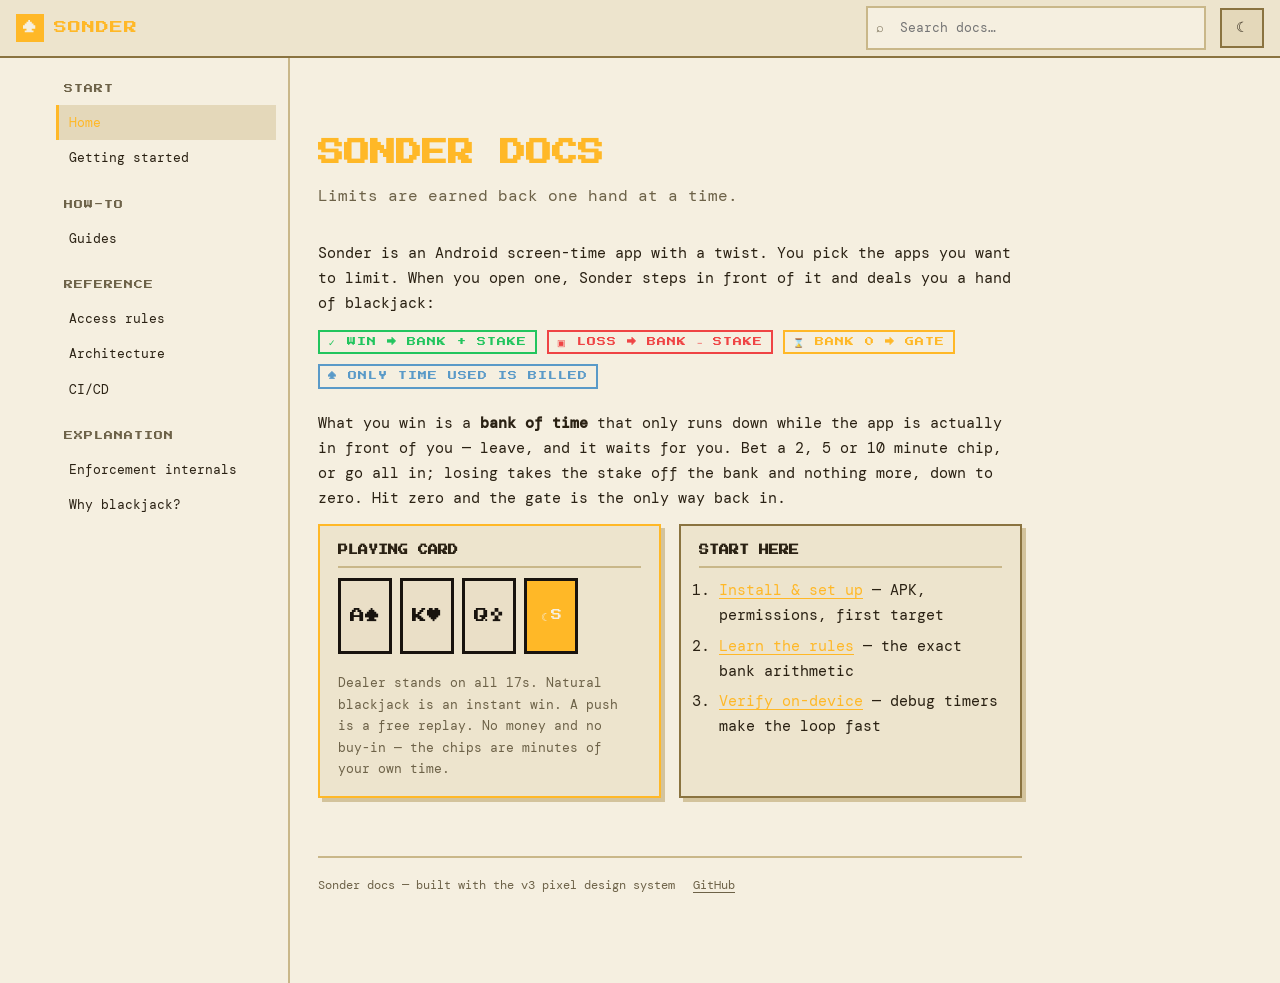
<file: docs-site/index.html>
<!doctype html>
<html lang="en">
<head>
<meta charset="utf-8">
<meta name="viewport" content="width=device-width, initial-scale=1">
<title>Sonder — Documentation</title>
<meta name="description" content="Sonder docs: pixel-art screen-time blocking for Android. Win a hand of blackjack to unlock your limited apps.">
<link rel="preconnect" href="https://fonts.googleapis.com">
<link rel="preconnect" href="https://fonts.gstatic.com" crossorigin>
<link href="https://fonts.googleapis.com/css2?family=Press+Start+2P&family=DM+Mono:wght@400;500&display=swap" rel="stylesheet">
<link rel="stylesheet" href="assets/style.css">
<link rel="icon" href="data:image/svg+xml,%3Csvg xmlns='http://www.w3.org/2000/svg' viewBox='0 0 24 24'%3E%3Crect width='24' height='24' fill='%230b0906'/%3E%3Cpath fill='%23ffb827' d='M12 3l6 7h-4v4h-4v-4H6z'/%3E%3Crect fill='%23ffb827' x='9' y='16' width='6' height='4'/%3E%3C/svg%3E">
</head>
<body>
<a class="skip-link" href="#main">Skip to content</a>
<header class="topbar">
  <button class="sidebar-toggle" aria-label="Toggle navigation" aria-expanded="false">☰</button>
  <a class="brand" href="index.html"><span class="glyph">♠</span><span class="word">SONDER</span></a>
  <div class="spacer"></div>
  <div class="searchbox">
    <span class="mag" aria-hidden="true">⌕</span>
    <input type="search" placeholder="Search docs…" aria-label="Search documentation">
    <div class="search-results" role="listbox" aria-label="Search results"></div>
  </div>
  <button class="theme-toggle" aria-label="Switch theme">☀</button>
</header>

<div class="layout">
  <nav class="sidebar" aria-label="Documentation">
    <div class="group">
      <p class="group-title">START</p>
      <a href="index.html">Home</a>
      <a href="getting-started.html">Getting started</a>
    </div>
    <div class="group">
      <p class="group-title">HOW-TO</p>
      <a href="guides.html">Guides</a>
    </div>
    <div class="group">
      <p class="group-title">REFERENCE</p>
      <a href="rules.html">Access rules</a>
      <a href="architecture.html">Architecture</a>
      <a href="ci.html">CI/CD</a>
    </div>
    <div class="group">
      <p class="group-title">EXPLANATION</p>
      <a href="enforcement.html">Enforcement internals</a>
      <a href="explanation.html">Why blackjack?</a>
    </div>
  </nav>

  <main class="content" id="main">
    <section class="hero">
      <h1>SONDER DOCS</h1>
      <p class="tagline">Limits are earned back one hand at a time.</p>
    </section>

    <p>Sonder is an Android screen-time app with a twist. You pick the apps you
    want to limit. When you open one, Sonder steps in front of it and deals you
    a hand of blackjack:</p>

    <div class="rules-row">
      <span class="badge granted">✓ WIN → BANK + STAKE</span>
      <span class="badge locked">▣ LOSS → BANK − STAKE</span>
      <span class="badge cooldown">⌛ BANK 0 → GATE</span>
      <span class="badge playing">♠ ONLY TIME USED IS BILLED</span>
    </div>

    <p>What you win is a <strong>bank of time</strong> that only runs down while the app is
    actually in front of you — leave, and it waits for you. Bet a 2, 5 or 10 minute chip,
    or go all in; losing takes the stake off the bank and nothing more, down to zero. Hit
    zero and the gate is the only way back in.</p>

    <div class="grid2">
      <section class="panel amber">
        <h2 class="panel-title">PLAYING CARD</h2>
        <div class="cards-demo" aria-hidden="true">
          <div class="playing-card">A♠</div>
          <div class="playing-card">K♥</div>
          <div class="playing-card">Q♣</div>
          <div class="playing-card back">☾S</div>
        </div>
        <p style="margin:0; color:var(--muted); font-size:13px;">Dealer stands on
        all 17s. Natural blackjack is an instant win. A push is a free replay.
        No money and no buy-in — the chips are minutes of your own time.</p>
      </section>

      <section class="panel">
        <h2 class="panel-title">START HERE</h2>
        <ol style="margin:0; padding-left:20px;">
          <li><a href="getting-started.html">Install &amp; set up</a> — APK, permissions, first target</li>
          <li><a href="rules.html">Learn the rules</a> — the exact bank arithmetic</li>
          <li><a href="guides.html">Verify on-device</a> — debug timers make the loop fast</li>
        </ol>
      </section>
    </div>

    <footer class="footer">
      <span>Sonder docs — built with the v3 pixel design system</span>
      <a href="https://github.com/asterxsk/sonder">GitHub</a>
    </footer>
  </main>
</div>

<script src="assets/site.js"></script>
</body>
</html>
</file>
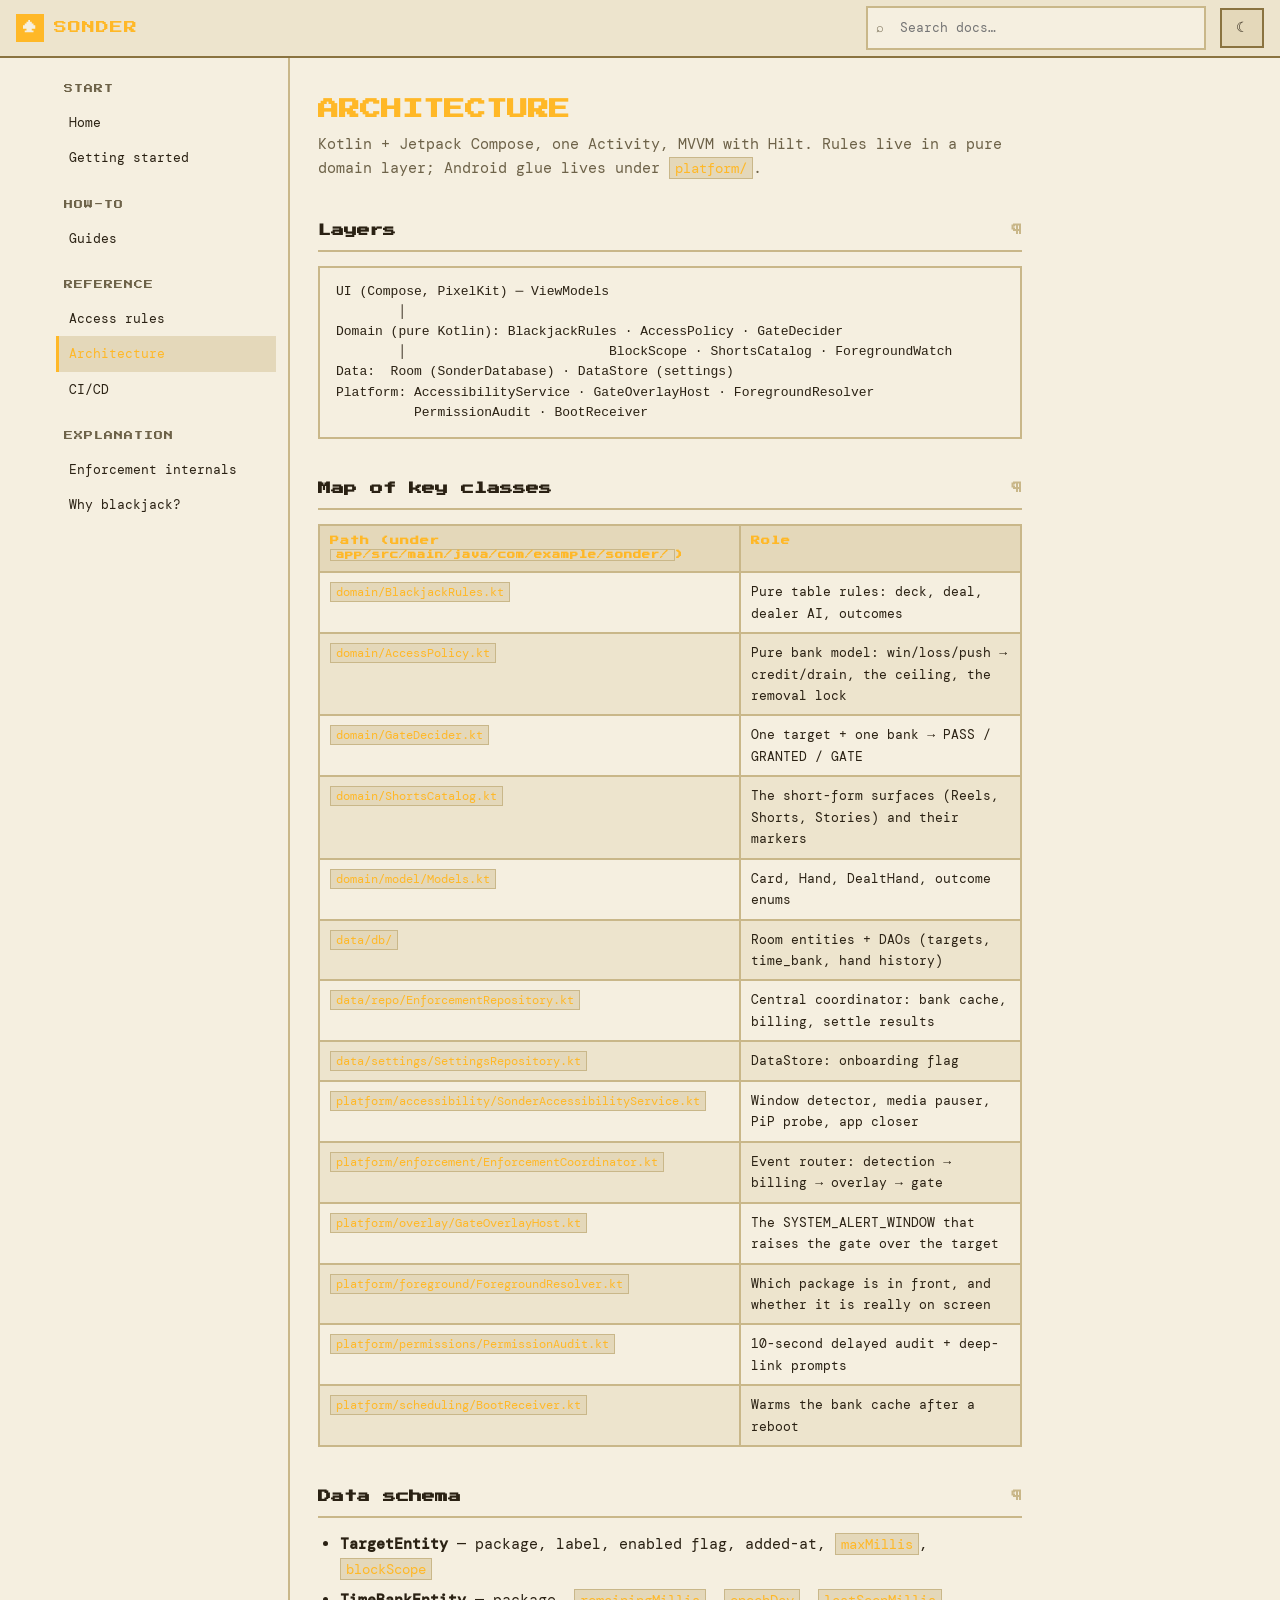
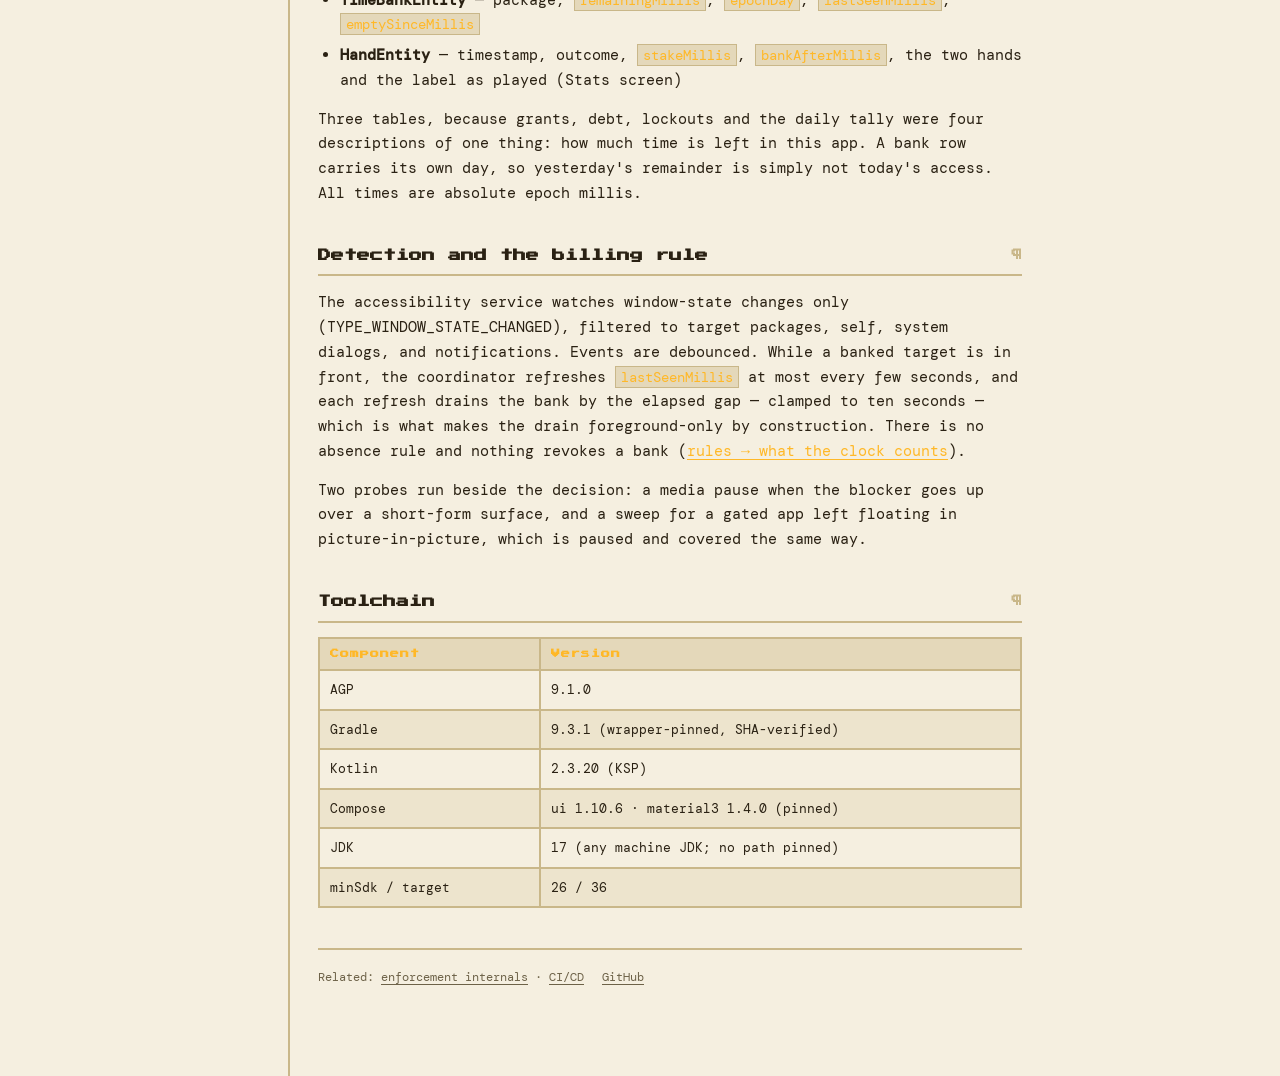
<file: docs-site/architecture.html>
<!doctype html>
<html lang="en">
<head>
<meta charset="utf-8">
<meta name="viewport" content="width=device-width, initial-scale=1">
<title>Architecture — Sonder Docs</title>
<meta name="description" content="Sonder architecture reference: module map, key classes, the time-bank schema, and platform integrations.">
<link rel="preconnect" href="https://fonts.googleapis.com">
<link rel="preconnect" href="https://fonts.gstatic.com" crossorigin>
<link href="https://fonts.googleapis.com/css2?family=Press+Start+2P&family=DM+Mono:wght@400;500&display=swap" rel="stylesheet">
<link rel="stylesheet" href="assets/style.css">
<link rel="icon" href="data:image/svg+xml,%3Csvg xmlns='http://www.w3.org/2000/svg' viewBox='0 0 24 24'%3E%3Crect width='24' height='24' fill='%230b0906'/%3E%3Cpath fill='%23ffb827' d='M12 3l6 7h-4v4h-4v-4H6z'/%3E%3Crect fill='%23ffb827' x='9' y='16' width='6' height='4'/%3E%3C/svg%3E">
</head>
<body>
<a class="skip-link" href="#main">Skip to content</a>
<header class="topbar">
  <button class="sidebar-toggle" aria-label="Toggle navigation" aria-expanded="false">☰</button>
  <a class="brand" href="index.html"><span class="glyph">♠</span><span class="word">SONDER</span></a>
  <div class="spacer"></div>
  <div class="searchbox">
    <span class="mag" aria-hidden="true">⌕</span>
    <input type="search" placeholder="Search docs…" aria-label="Search documentation">
    <div class="search-results" role="listbox" aria-label="Search results"></div>
  </div>
  <button class="theme-toggle" aria-label="Switch theme">☀</button>
</header>

<div class="layout">
  <nav class="sidebar" aria-label="Documentation">
    <div class="group">
      <p class="group-title">START</p>
      <a href="index.html">Home</a>
      <a href="getting-started.html">Getting started</a>
    </div>
    <div class="group">
      <p class="group-title">HOW-TO</p>
      <a href="guides.html">Guides</a>
    </div>
    <div class="group">
      <p class="group-title">REFERENCE</p>
      <a href="rules.html">Access rules</a>
      <a href="architecture.html">Architecture</a>
      <a href="ci.html">CI/CD</a>
    </div>
    <div class="group">
      <p class="group-title">EXPLANATION</p>
      <a href="enforcement.html">Enforcement internals</a>
      <a href="explanation.html">Why blackjack?</a>
    </div>
  </nav>

  <main class="content" id="main">
    <h1>ARCHITECTURE</h1>
    <p class="lede">Kotlin + Jetpack Compose, one Activity, MVVM with Hilt. Rules live in a pure domain layer; Android glue lives under <code>platform/</code>.</p>

    <h2 id="layers">Layers</h2>
<pre>UI (Compose, PixelKit) ─ ViewModels
        │
Domain (pure Kotlin): BlackjackRules · AccessPolicy · GateDecider
        │                          BlockScope · ShortsCatalog · ForegroundWatch
Data:  Room (SonderDatabase) · DataStore (settings)
Platform: AccessibilityService · GateOverlayHost · ForegroundResolver
          PermissionAudit · BootReceiver</pre>

    <h2 id="map">Map of key classes</h2>
    <table>
      <thead><tr><th>Path (under <code>app/src/main/java/com/example/sonder/</code>)</th><th>Role</th></tr></thead>
      <tbody>
        <tr><td><code>domain/BlackjackRules.kt</code></td><td>Pure table rules: deck, deal, dealer AI, outcomes</td></tr>
        <tr><td><code>domain/AccessPolicy.kt</code></td><td>Pure bank model: win/loss/push → credit/drain, the ceiling, the removal lock</td></tr>
        <tr><td><code>domain/GateDecider.kt</code></td><td>One target + one bank → PASS / GRANTED / GATE</td></tr>
        <tr><td><code>domain/ShortsCatalog.kt</code></td><td>The short-form surfaces (Reels, Shorts, Stories) and their markers</td></tr>
        <tr><td><code>domain/model/Models.kt</code></td><td>Card, Hand, DealtHand, outcome enums</td></tr>
        <tr><td><code>data/db/</code></td><td>Room entities + DAOs (targets, time_bank, hand history)</td></tr>
        <tr><td><code>data/repo/EnforcementRepository.kt</code></td><td>Central coordinator: bank cache, billing, settle results</td></tr>
        <tr><td><code>data/settings/SettingsRepository.kt</code></td><td>DataStore: onboarding flag</td></tr>
        <tr><td><code>platform/accessibility/SonderAccessibilityService.kt</code></td><td>Window detector, media pauser, PiP probe, app closer</td></tr>
        <tr><td><code>platform/enforcement/EnforcementCoordinator.kt</code></td><td>Event router: detection → billing → overlay → gate</td></tr>
        <tr><td><code>platform/overlay/GateOverlayHost.kt</code></td><td>The SYSTEM_ALERT_WINDOW that raises the gate over the target</td></tr>
        <tr><td><code>platform/foreground/ForegroundResolver.kt</code></td><td>Which package is in front, and whether it is really on screen</td></tr>
        <tr><td><code>platform/permissions/PermissionAudit.kt</code></td><td>10-second delayed audit + deep-link prompts</td></tr>
        <tr><td><code>platform/scheduling/BootReceiver.kt</code></td><td>Warms the bank cache after a reboot</td></tr>
      </tbody>
    </table>

    <h2 id="data">Data schema</h2>
    <ul>
      <li><strong>TargetEntity</strong> — package, label, enabled flag, added-at,
      <code>maxMillis</code>, <code>blockScope</code></li>
      <li><strong>TimeBankEntity</strong> — package, <code>remainingMillis</code>,
      <code>epochDay</code>, <code>lastSeenMillis</code>, <code>emptySinceMillis</code></li>
      <li><strong>HandEntity</strong> — timestamp, outcome, <code>stakeMillis</code>,
      <code>bankAfterMillis</code>, the two hands and the label as played (Stats screen)</li>
    </ul>
    <p>Three tables, because grants, debt, lockouts and the daily tally were four
    descriptions of one thing: how much time is left in this app. A bank row carries
    its own day, so yesterday's remainder is simply not today's access. All times are
    absolute epoch millis.</p>

    <h2 id="detection">Detection and the billing rule</h2>
    <p>The accessibility service watches window-state changes only
    (TYPE_WINDOW_STATE_CHANGED), filtered to target packages, self, system
    dialogs, and notifications. Events are debounced. While a banked target is in
    front, the coordinator refreshes <code>lastSeenMillis</code> at most every few
    seconds, and each refresh drains the bank by the elapsed gap — clamped to ten
    seconds — which is what makes the drain foreground-only by construction. There
    is no absence rule and nothing revokes a bank
    (<a href="rules.html#billing">rules → what the clock counts</a>).</p>
    <p>Two probes run beside the decision: a media pause when the blocker goes up
    over a short-form surface, and a sweep for a gated app left floating in
    picture-in-picture, which is paused and covered the same way.</p>

    <h2 id="toolchain">Toolchain</h2>
    <table>
      <thead><tr><th>Component</th><th>Version</th></tr></thead>
      <tbody>
        <tr><td>AGP</td><td>9.1.0</td></tr>
        <tr><td>Gradle</td><td>9.3.1 (wrapper-pinned, SHA-verified)</td></tr>
        <tr><td>Kotlin</td><td>2.3.20 (KSP)</td></tr>
        <tr><td>Compose</td><td>ui 1.10.6 · material3 1.4.0 (pinned)</td></tr>
        <tr><td>JDK</td><td>17 (any machine JDK; no path pinned)</td></tr>
        <tr><td>minSdk / target</td><td>26 / 36</td></tr>
      </tbody>
    </table>

    <footer class="footer">
      <span>Related: <a href="enforcement.html">enforcement internals</a> · <a href="ci.html">CI/CD</a></span>
      <a href="https://github.com/asterxsk/sonder">GitHub</a>
    </footer>
  </main>
</div>

<script src="assets/site.js"></script>
</body>
</html>
</file>
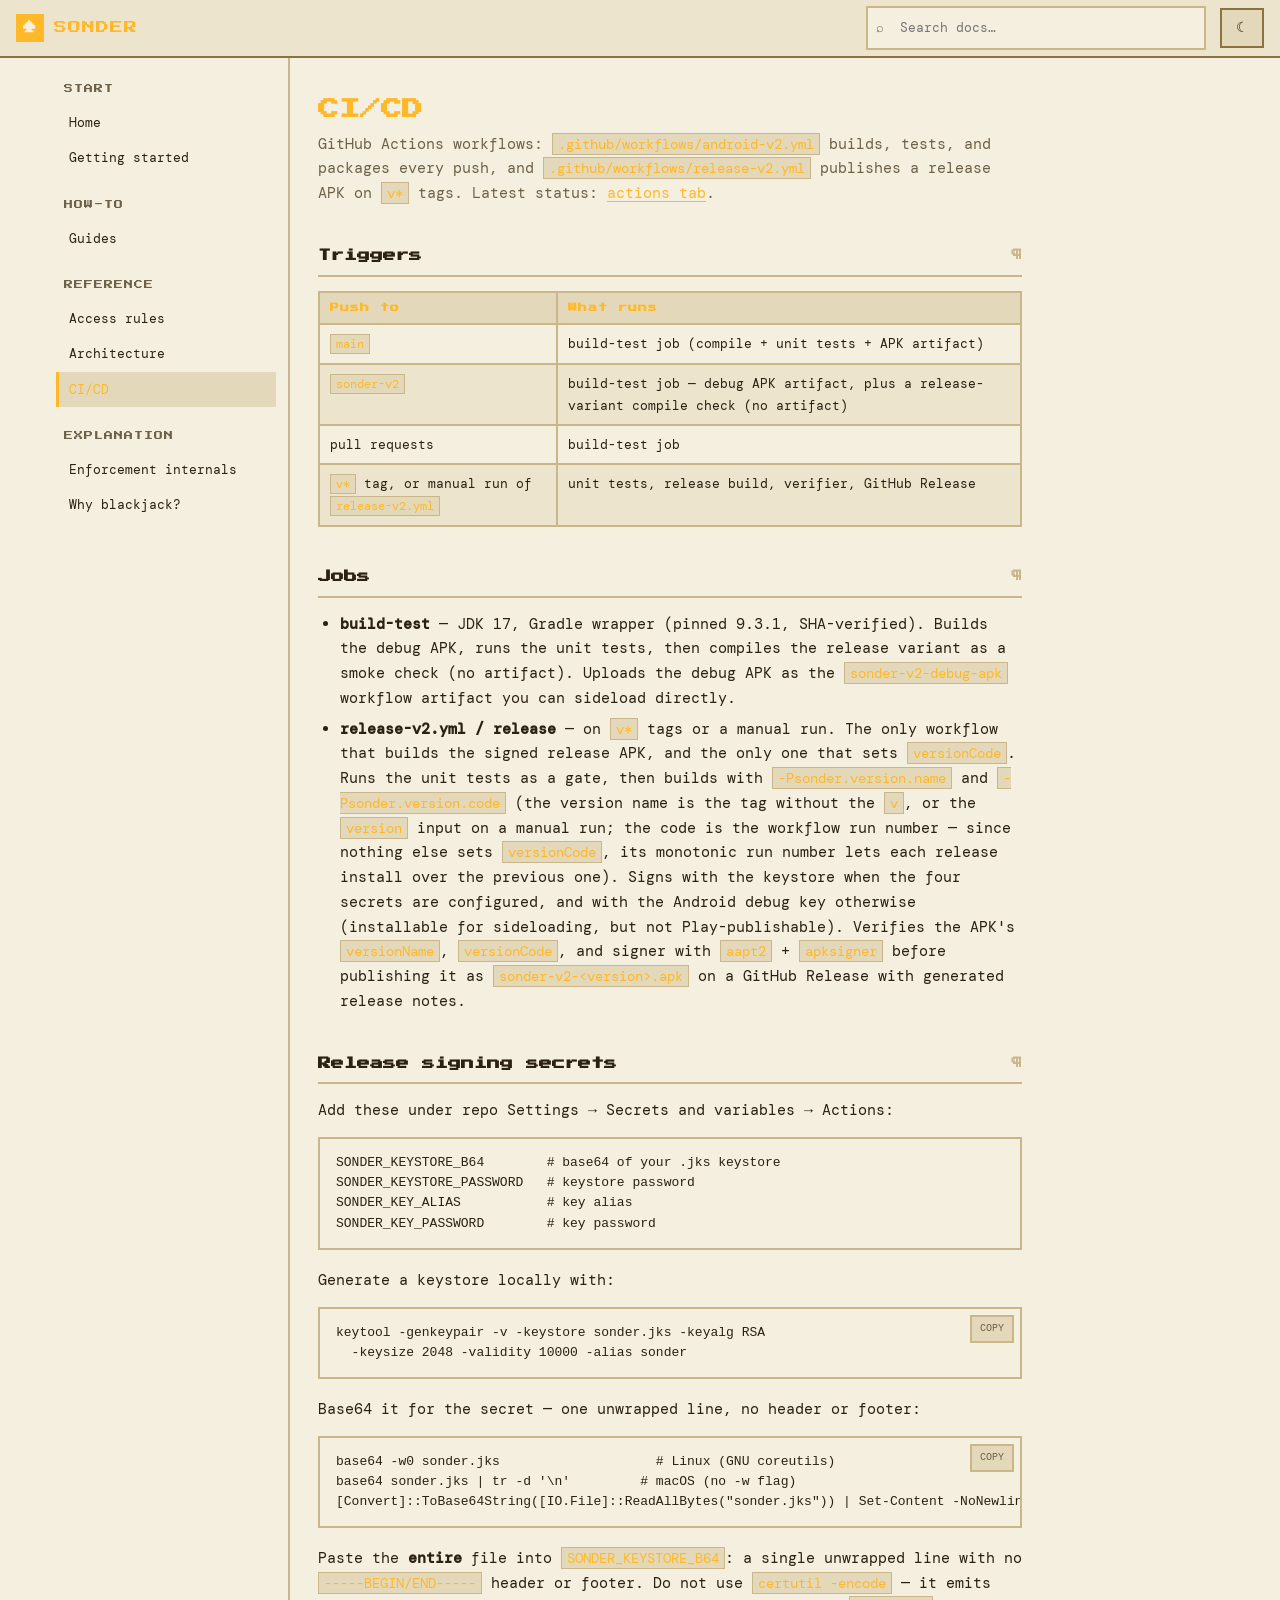
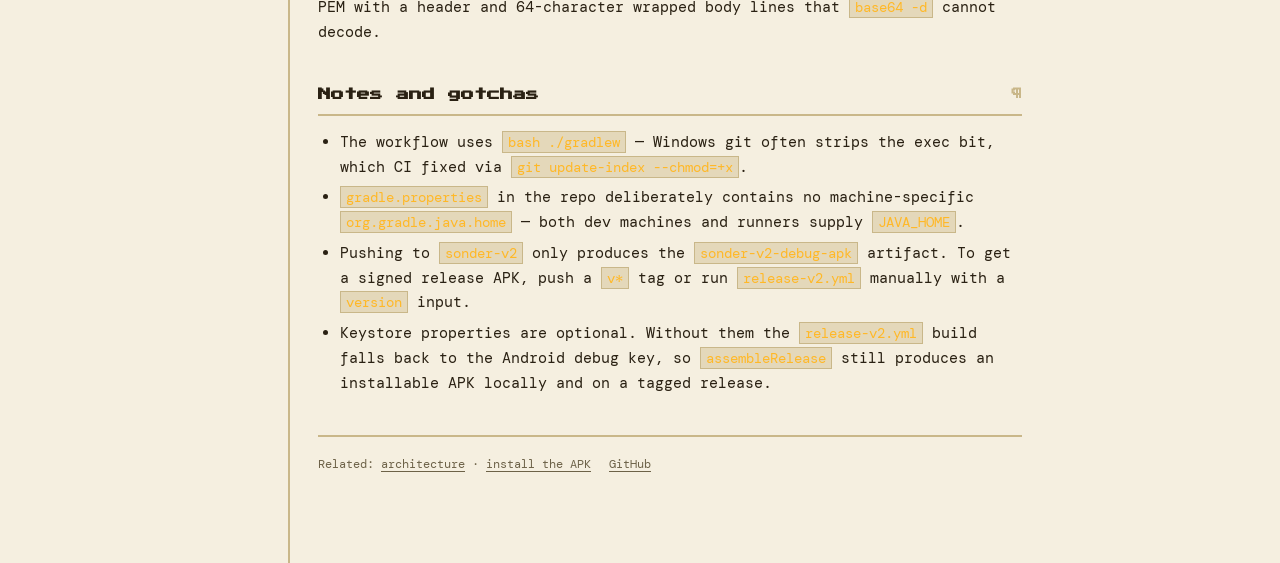
<file: docs-site/ci.html>
<!doctype html>
<html lang="en">
<head>
<meta charset="utf-8">
<meta name="viewport" content="width=device-width, initial-scale=1">
<title>CI/CD — Sonder Docs</title>
<meta name="description" content="Sonder v2 CI/CD reference: workflow triggers, jobs, artifacts, and release signing.">
<link rel="preconnect" href="https://fonts.googleapis.com">
<link rel="preconnect" href="https://fonts.gstatic.com" crossorigin>
<link href="https://fonts.googleapis.com/css2?family=Press+Start+2P&family=DM+Mono:wght@400;500&display=swap" rel="stylesheet">
<link rel="stylesheet" href="assets/style.css">
<link rel="icon" href="data:image/svg+xml,%3Csvg xmlns='http://www.w3.org/2000/svg' viewBox='0 0 24 24'%3E%3Crect width='24' height='24' fill='%230b0906'/%3E%3Cpath fill='%23ffb827' d='M12 3l6 7h-4v4h-4v-4H6z'/%3E%3Crect fill='%23ffb827' x='9' y='16' width='6' height='4'/%3E%3C/svg%3E">
</head>
<body>
<a class="skip-link" href="#main">Skip to content</a>
<header class="topbar">
  <button class="sidebar-toggle" aria-label="Toggle navigation" aria-expanded="false">☰</button>
  <a class="brand" href="index.html"><span class="glyph">♠</span><span class="word">SONDER</span></a>
  <div class="spacer"></div>
  <div class="searchbox">
    <span class="mag" aria-hidden="true">⌕</span>
    <input type="search" placeholder="Search docs…" aria-label="Search documentation">
    <div class="search-results" role="listbox" aria-label="Search results"></div>
  </div>
  <button class="theme-toggle" aria-label="Switch theme">☀</button>
</header>

<div class="layout">
  <nav class="sidebar" aria-label="Documentation">
    <div class="group">
      <p class="group-title">START</p>
      <a href="index.html">Home</a>
      <a href="getting-started.html">Getting started</a>
    </div>
    <div class="group">
      <p class="group-title">HOW-TO</p>
      <a href="guides.html">Guides</a>
    </div>
    <div class="group">
      <p class="group-title">REFERENCE</p>
      <a href="rules.html">Access rules</a>
      <a href="architecture.html">Architecture</a>
      <a href="ci.html">CI/CD</a>
    </div>
    <div class="group">
      <p class="group-title">EXPLANATION</p>
      <a href="enforcement.html">Enforcement internals</a>
      <a href="explanation.html">Why blackjack?</a>
    </div>
  </nav>

  <main class="content" id="main">
    <h1>CI/CD</h1>
    <p class="lede">GitHub Actions workflows: <code>.github/workflows/android-v2.yml</code> builds, tests, and packages every push, and <code>.github/workflows/release-v2.yml</code> publishes a release APK on <code>v*</code> tags. Latest status: <a href="https://github.com/asterxsk/sonder/actions">actions tab</a>.</p>

    <h2 id="triggers">Triggers</h2>
    <table>
      <thead><tr><th>Push to</th><th>What runs</th></tr></thead>
      <tbody>
        <tr><td><code>main</code></td><td>build-test job (compile + unit tests + APK artifact)</td></tr>
        <tr><td><code>sonder-v2</code></td><td>build-test job — debug APK artifact, plus a release-variant compile check (no artifact)</td></tr>
        <tr><td>pull requests</td><td>build-test job</td></tr>
        <tr><td><code>v*</code> tag, or manual run of <code>release-v2.yml</code></td><td>unit tests, release build, verifier, GitHub Release</td></tr>
      </tbody>
    </table>

    <h2 id="jobs">Jobs</h2>
    <ul>
      <li><strong>build-test</strong> — JDK 17, Gradle wrapper (pinned 9.3.1, SHA-verified). Builds the
      debug APK, runs the unit tests, then compiles the release variant as a smoke
      check (no artifact). Uploads the debug APK as the
      <code>sonder-v2-debug-apk</code> workflow artifact you can sideload directly.</li>
      <li><strong>release-v2.yml / release</strong> — on <code>v*</code> tags or a
      manual run. The only workflow that builds the signed release APK, and the
      only one that sets <code>versionCode</code>. Runs the unit tests as a gate,
      then builds with <code>-Psonder.version.name</code> and
      <code>-Psonder.version.code</code> (the version name is the tag without the
      <code>v</code>, or the <code>version</code> input on a manual run; the code
      is the workflow run number — since nothing else sets <code>versionCode</code>,
      its monotonic run number lets each release install over the previous one).
      Signs with the keystore when the four secrets are configured, and with the
      Android debug key otherwise (installable for sideloading, but not
      Play-publishable). Verifies the APK's <code>versionName</code>,
      <code>versionCode</code>, and signer with <code>aapt2</code> +
      <code>apksigner</code> before publishing it as
      <code>sonder-v2-&lt;version&gt;.apk</code> on a GitHub Release with
      generated release notes.</li>
    </ul>

    <h2 id="secrets">Release signing secrets</h2>
    <p>Add these under repo Settings → Secrets and variables → Actions:</p>
<pre>SONDER_KEYSTORE_B64        # base64 of your .jks keystore
SONDER_KEYSTORE_PASSWORD   # keystore password
SONDER_KEY_ALIAS           # key alias
SONDER_KEY_PASSWORD        # key password</pre>
    <p>Generate a keystore locally with:</p>
<pre data-copy="keytool -genkeypair -v -keystore sonder.jks -keyalg RSA
  -keysize 2048 -validity 10000 -alias sonder">keytool -genkeypair -v -keystore sonder.jks -keyalg RSA
  -keysize 2048 -validity 10000 -alias sonder</pre>
    <p>Base64 it for the secret — one unwrapped line, no header or footer:</p>
<pre data-copy="base64 -w0 sonder.jks                    # Linux (GNU coreutils)
base64 sonder.jks | tr -d '\n'         # macOS (no -w flag)
[Convert]::ToBase64String([IO.File]::ReadAllBytes(&quot;sonder.jks&quot;)) | Set-Content -NoNewline encoded.txt   # Windows (PowerShell)">base64 -w0 sonder.jks                    # Linux (GNU coreutils)
base64 sonder.jks | tr -d '\n'         # macOS (no -w flag)
[Convert]::ToBase64String([IO.File]::ReadAllBytes("sonder.jks")) | Set-Content -NoNewline encoded.txt   # Windows (PowerShell)</pre>
    <p>Paste the <strong>entire</strong> file into <code>SONDER_KEYSTORE_B64</code>:
    a single unwrapped line with no <code>-----BEGIN/END-----</code> header or
    footer. Do not use <code>certutil -encode</code> — it emits PEM with a header
    and 64-character wrapped body lines that <code>base64 -d</code> cannot decode.</p>

    <h2 id="caveats">Notes and gotchas</h2>
    <ul>
      <li>The workflow uses <code>bash ./gradlew</code> — Windows git often strips
      the exec bit, which CI fixed via <code>git update-index --chmod=+x</code>.</li>
      <li><code>gradle.properties</code> in the repo deliberately contains no
      machine-specific <code>org.gradle.java.home</code> — both dev machines and
      runners supply <code>JAVA_HOME</code>.</li>
      <li>Pushing to <code>sonder-v2</code> only produces the
      <code>sonder-v2-debug-apk</code> artifact. To get a signed release APK,
      push a <code>v*</code> tag or run <code>release-v2.yml</code> manually with
      a <code>version</code> input.</li>
      <li>Keystore properties are optional. Without them the
      <code>release-v2.yml</code> build falls back to the Android debug key, so
      <code>assembleRelease</code> still produces an installable APK locally and
      on a tagged release.</li>
    </ul>

    <footer class="footer">
      <span>Related: <a href="architecture.html">architecture</a> · <a href="getting-started.html#install">install the APK</a></span>
      <a href="https://github.com/asterxsk/sonder">GitHub</a>
    </footer>
  </main>
</div>

<script src="assets/site.js"></script>
</body>
</html>
</file>
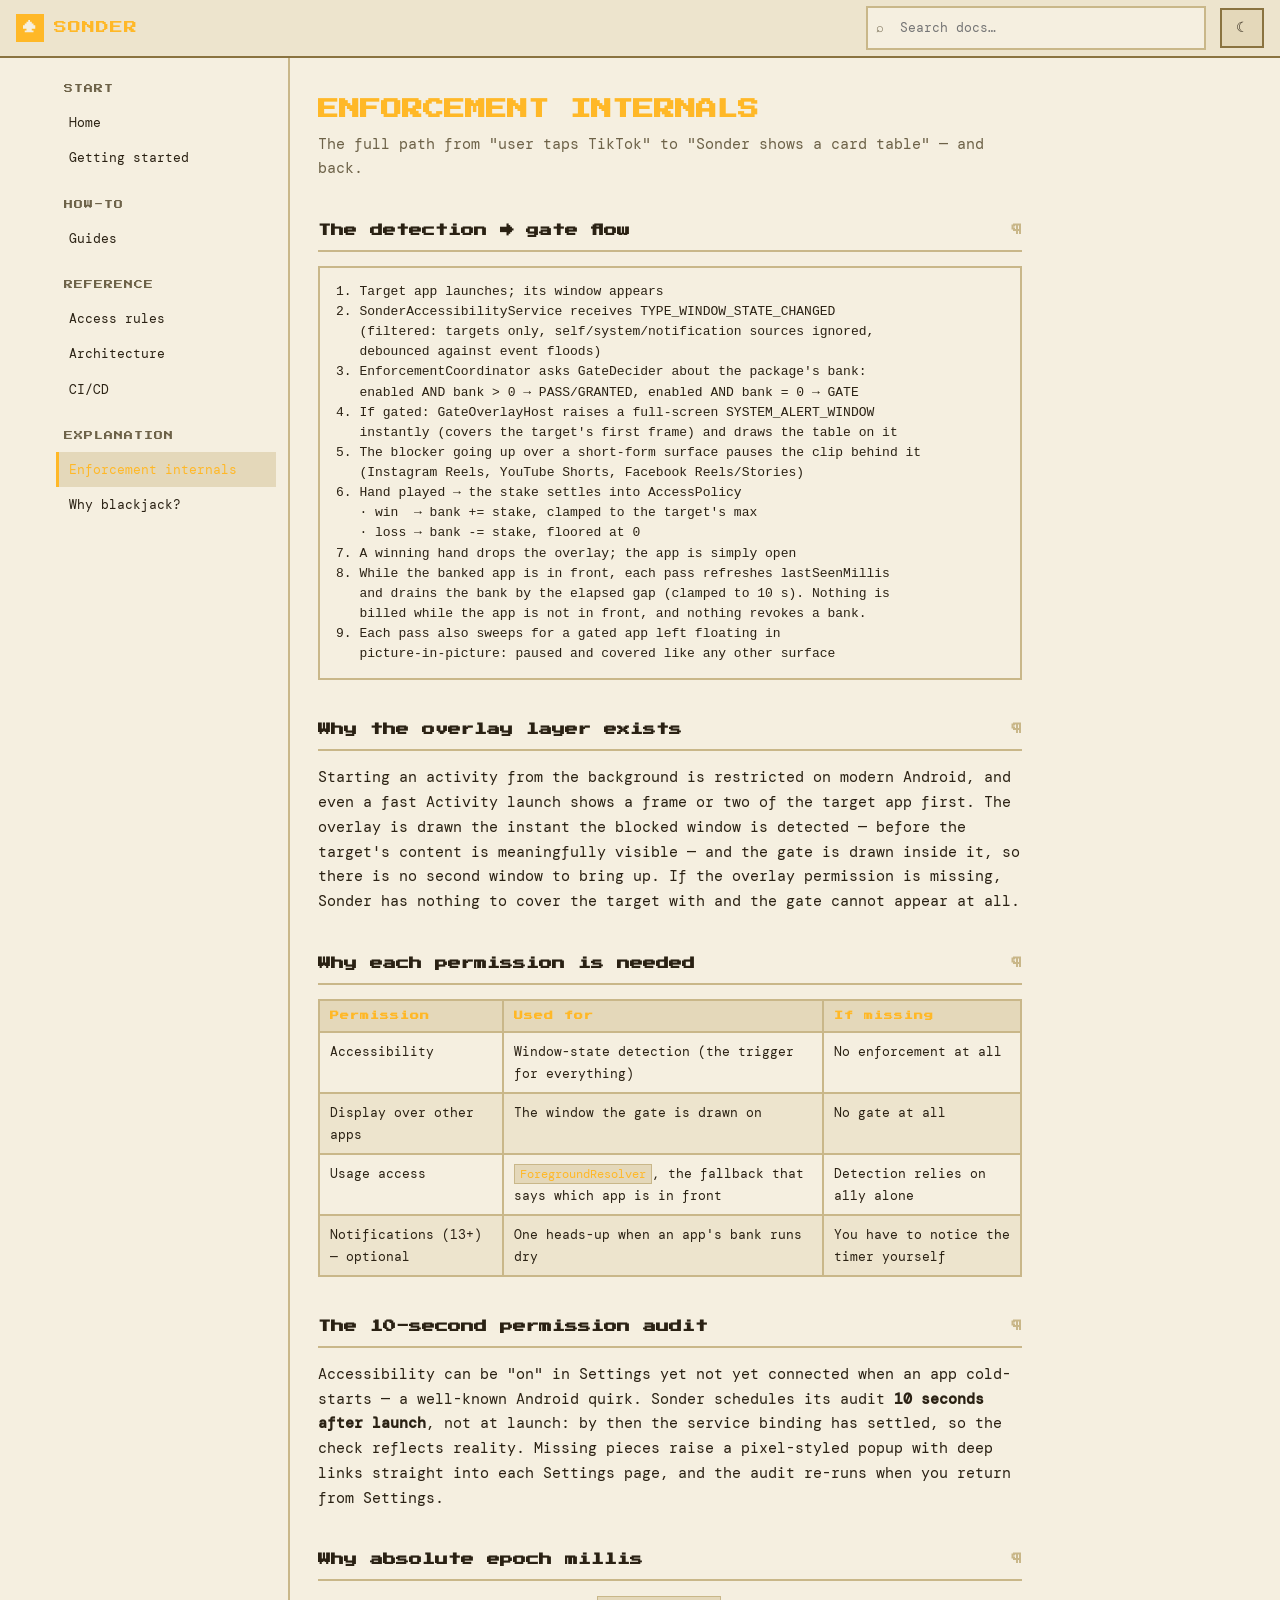
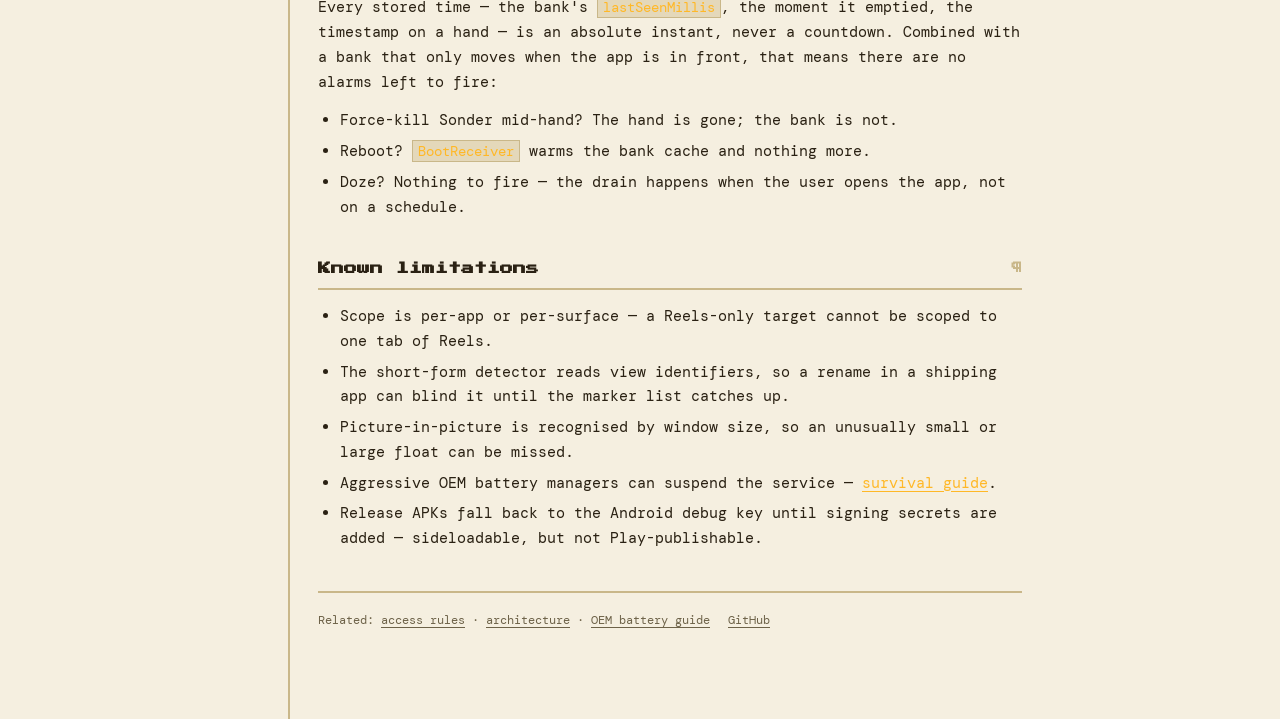
<file: docs-site/enforcement.html>
<!doctype html>
<html lang="en">
<head>
<meta charset="utf-8">
<meta name="viewport" content="width=device-width, initial-scale=1">
<title>Enforcement internals — Sonder Docs</title>
<meta name="description" content="How Sonder detects app opens, banks and bills time, raises the gate, and pauses what is playing behind it — accessibility events, overlays, and the drain.">
<link rel="preconnect" href="https://fonts.googleapis.com">
<link rel="preconnect" href="https://fonts.gstatic.com" crossorigin>
<link href="https://fonts.googleapis.com/css2?family=Press+Start+2P&family=DM+Mono:wght@400;500&display=swap" rel="stylesheet">
<link rel="stylesheet" href="assets/style.css">
<link rel="icon" href="data:image/svg+xml,%3Csvg xmlns='http://www.w3.org/2000/svg' viewBox='0 0 24 24'%3E%3Crect width='24' height='24' fill='%230b0906'/%3E%3Cpath fill='%23ffb827' d='M12 3l6 7h-4v4h-4v-4H6z'/%3E%3Crect fill='%23ffb827' x='9' y='16' width='6' height='4'/%3E%3C/svg%3E">
</head>
<body>
<a class="skip-link" href="#main">Skip to content</a>
<header class="topbar">
  <button class="sidebar-toggle" aria-label="Toggle navigation" aria-expanded="false">☰</button>
  <a class="brand" href="index.html"><span class="glyph">♠</span><span class="word">SONDER</span></a>
  <div class="spacer"></div>
  <div class="searchbox">
    <span class="mag" aria-hidden="true">⌕</span>
    <input type="search" placeholder="Search docs…" aria-label="Search documentation">
    <div class="search-results" role="listbox" aria-label="Search results"></div>
  </div>
  <button class="theme-toggle" aria-label="Switch theme">☀</button>
</header>

<div class="layout">
  <nav class="sidebar" aria-label="Documentation">
    <div class="group">
      <p class="group-title">START</p>
      <a href="index.html">Home</a>
      <a href="getting-started.html">Getting started</a>
    </div>
    <div class="group">
      <p class="group-title">HOW-TO</p>
      <a href="guides.html">Guides</a>
    </div>
    <div class="group">
      <p class="group-title">REFERENCE</p>
      <a href="rules.html">Access rules</a>
      <a href="architecture.html">Architecture</a>
      <a href="ci.html">CI/CD</a>
    </div>
    <div class="group">
      <p class="group-title">EXPLANATION</p>
      <a href="enforcement.html">Enforcement internals</a>
      <a href="explanation.html">Why blackjack?</a>
    </div>
  </nav>

  <main class="content" id="main">
    <h1>ENFORCEMENT INTERNALS</h1>
    <p class="lede">The full path from "user taps TikTok" to "Sonder shows a card table" — and back.</p>

    <h2 id="flow">The detection → gate flow</h2>
<pre>1. Target app launches; its window appears
2. SonderAccessibilityService receives TYPE_WINDOW_STATE_CHANGED
   (filtered: targets only, self/system/notification sources ignored,
   debounced against event floods)
3. EnforcementCoordinator asks GateDecider about the package's bank:
   enabled AND bank > 0 → PASS/GRANTED, enabled AND bank = 0 → GATE
4. If gated: GateOverlayHost raises a full-screen SYSTEM_ALERT_WINDOW
   instantly (covers the target's first frame) and draws the table on it
5. The blocker going up over a short-form surface pauses the clip behind it
   (Instagram Reels, YouTube Shorts, Facebook Reels/Stories)
6. Hand played → the stake settles into AccessPolicy
   · win  → bank += stake, clamped to the target's max
   · loss → bank -= stake, floored at 0
7. A winning hand drops the overlay; the app is simply open
8. While the banked app is in front, each pass refreshes lastSeenMillis
   and drains the bank by the elapsed gap (clamped to 10 s). Nothing is
   billed while the app is not in front, and nothing revokes a bank.
9. Each pass also sweeps for a gated app left floating in
   picture-in-picture: paused and covered like any other surface</pre>

    <h2 id="why-overlay">Why the overlay layer exists</h2>
    <p>Starting an activity from the background is restricted on modern
    Android, and even a fast Activity launch shows a frame or two of the
    target app first. The overlay is drawn the instant the blocked window is
    detected — before the target's content is meaningfully visible — and the
    gate is drawn inside it, so there is no second window to bring up. If the
    overlay permission is missing, Sonder has nothing to cover the target with
    and the gate cannot appear at all.</p>

    <h2 id="permissions">Why each permission is needed</h2>
    <table>
      <thead><tr><th>Permission</th><th>Used for</th><th>If missing</th></tr></thead>
      <tbody>
        <tr><td>Accessibility</td><td>Window-state detection (the trigger for everything)</td><td>No enforcement at all</td></tr>
        <tr><td>Display over other apps</td><td>The window the gate is drawn on</td><td>No gate at all</td></tr>
        <tr><td>Usage access</td><td><code>ForegroundResolver</code>, the fallback that says which app is in front</td><td>Detection relies on a11y alone</td></tr>
        <tr><td>Notifications (13+) — optional</td><td>One heads-up when an app's bank runs dry</td><td>You have to notice the timer yourself</td></tr>
      </tbody>
    </table>

    <h2 id="audit">The 10-second permission audit</h2>
    <p>Accessibility can be "on" in Settings yet not yet connected when an app
    cold-starts — a well-known Android quirk. Sonder schedules its audit
    <strong>10 seconds after launch</strong>, not at launch: by then the service
    binding has settled, so the check reflects reality. Missing pieces raise a
    pixel-styled popup with deep links straight into each Settings page, and
    the audit re-runs when you return from Settings.</p>

    <h2 id="time">Why absolute epoch millis</h2>
    <p>Every stored time — the bank's <code>lastSeenMillis</code>, the moment it
    emptied, the timestamp on a hand — is an absolute instant, never a countdown.
    Combined with a bank that only moves when the app is in front, that means there
    are no alarms left to fire:</p>
    <ul>
      <li>Force-kill Sonder mid-hand? The hand is gone; the bank is not.</li>
      <li>Reboot? <code>BootReceiver</code> warms the bank cache and nothing more.</li>
      <li>Doze? Nothing to fire — the drain happens when the user opens the app,
      not on a schedule.</li>
    </ul>

    <h2 id="limits">Known limitations</h2>
    <ul>
      <li>Scope is per-app or per-surface — a Reels-only target cannot be scoped to
      one tab of Reels.</li>
      <li>The short-form detector reads view identifiers, so a rename in a shipping app
      can blind it until the marker list catches up.</li>
      <li>Picture-in-picture is recognised by window size, so an unusually small or large
      float can be missed.</li>
      <li>Aggressive OEM battery managers can suspend the service —
      <a href="guides.html#oem">survival guide</a>.</li>
      <li>Release APKs fall back to the Android debug key until signing secrets
      are added — sideloadable, but not Play-publishable.</li>
    </ul>

    <footer class="footer">
      <span>Related: <a href="rules.html">access rules</a> · <a href="architecture.html">architecture</a> · <a href="guides.html#oem">OEM battery guide</a></span>
      <a href="https://github.com/asterxsk/sonder">GitHub</a>
    </footer>
  </main>
</div>

<script src="assets/site.js"></script>
</body>
</html>
</file>
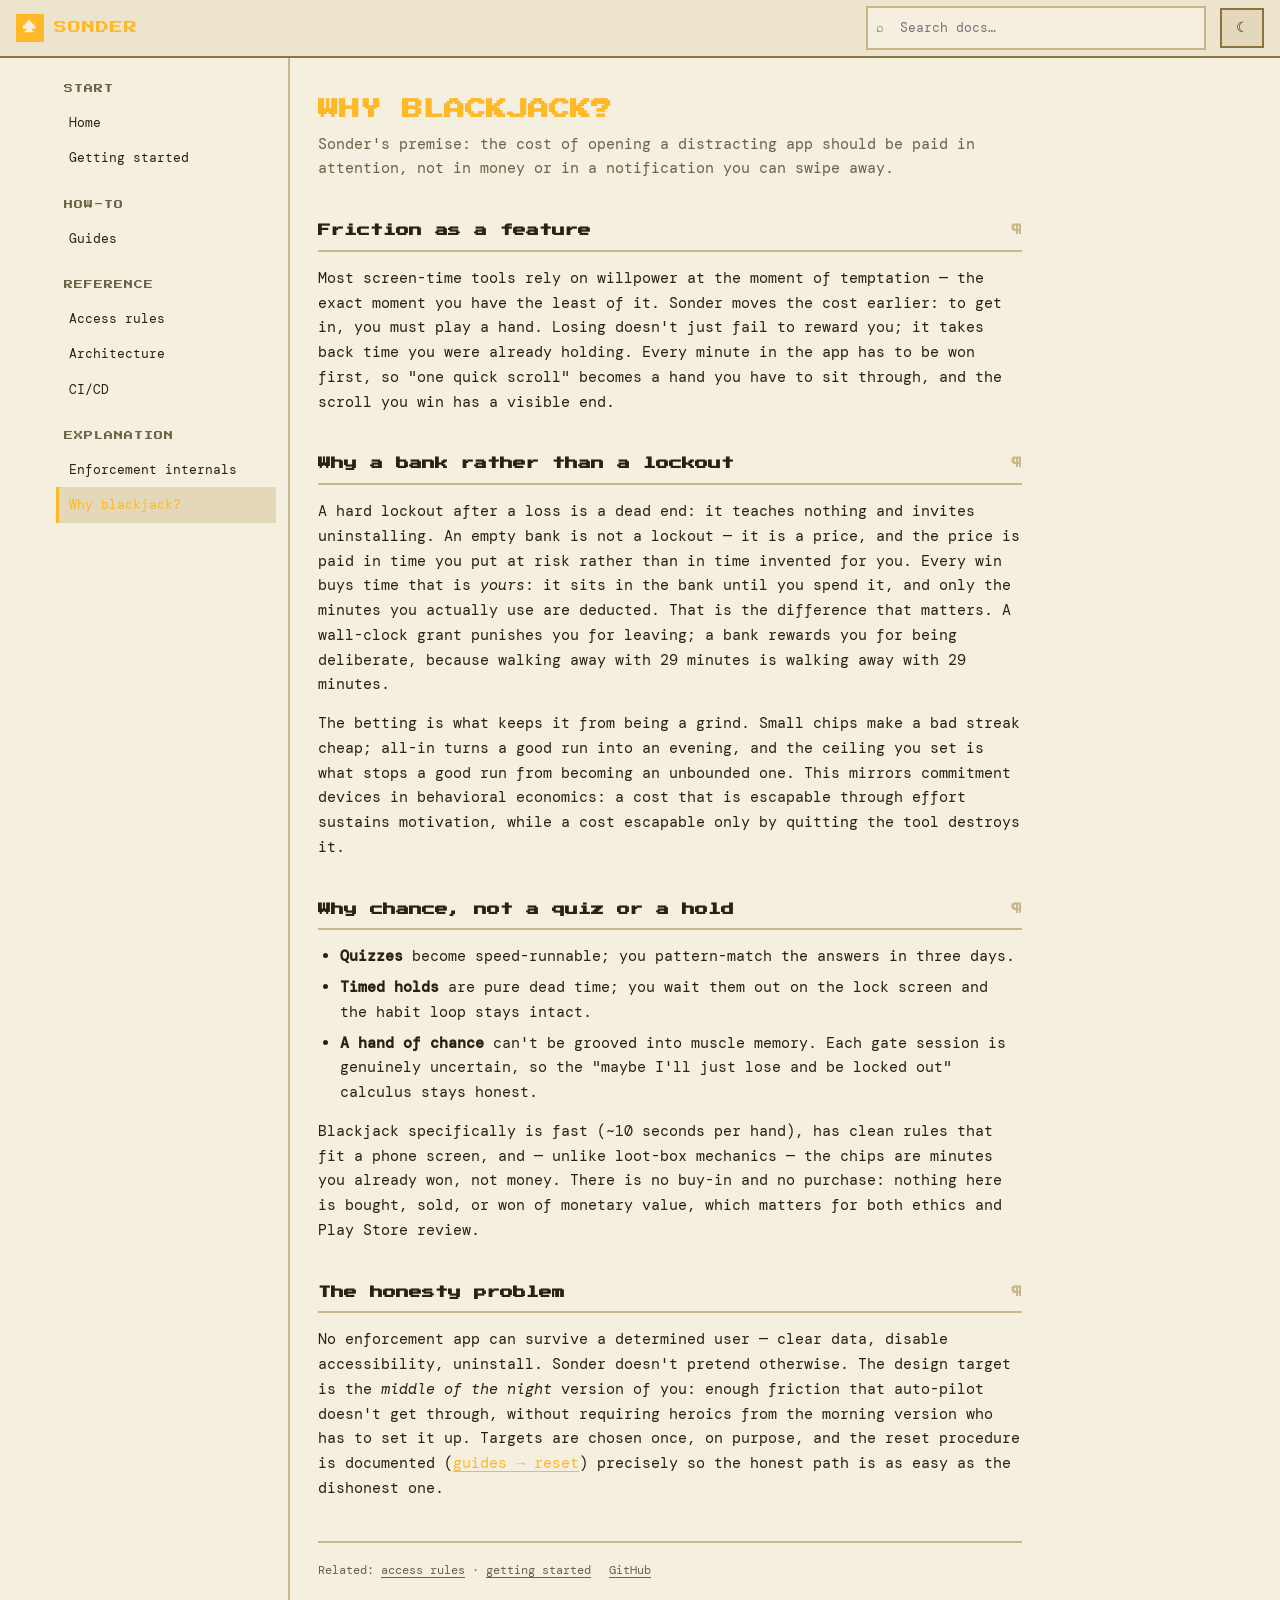
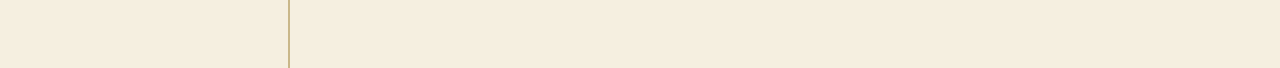
<file: docs-site/explanation.html>
<!doctype html>
<html lang="en">
<head>
<meta charset="utf-8">
<meta name="viewport" content="width=device-width, initial-scale=1">
<title>Why blackjack? — Sonder Docs</title>
<meta name="description" content="The design rationale behind Sonder's friction gate: why a card game beats a timer, and what a bank of won time borrows from behavioral economics.">
<link rel="preconnect" href="https://fonts.googleapis.com">
<link rel="preconnect" href="https://fonts.gstatic.com" crossorigin>
<link href="https://fonts.googleapis.com/css2?family=Press+Start+2P&family=DM+Mono:wght@400;500&display=swap" rel="stylesheet">
<link rel="stylesheet" href="assets/style.css">
<link rel="icon" href="data:image/svg+xml,%3Csvg xmlns='http://www.w3.org/2000/svg' viewBox='0 0 24 24'%3E%3Crect width='24' height='24' fill='%230b0906'/%3E%3Cpath fill='%23ffb827' d='M12 3l6 7h-4v4h-4v-4H6z'/%3E%3Crect fill='%23ffb827' x='9' y='16' width='6' height='4'/%3E%3C/svg%3E">
</head>
<body>
<a class="skip-link" href="#main">Skip to content</a>
<header class="topbar">
  <button class="sidebar-toggle" aria-label="Toggle navigation" aria-expanded="false">☰</button>
  <a class="brand" href="index.html"><span class="glyph">♠</span><span class="word">SONDER</span></a>
  <div class="spacer"></div>
  <div class="searchbox">
    <span class="mag" aria-hidden="true">⌕</span>
    <input type="search" placeholder="Search docs…" aria-label="Search documentation">
    <div class="search-results" role="listbox" aria-label="Search results"></div>
  </div>
  <button class="theme-toggle" aria-label="Switch theme">☀</button>
</header>

<div class="layout">
  <nav class="sidebar" aria-label="Documentation">
    <div class="group">
      <p class="group-title">START</p>
      <a href="index.html">Home</a>
      <a href="getting-started.html">Getting started</a>
    </div>
    <div class="group">
      <p class="group-title">HOW-TO</p>
      <a href="guides.html">Guides</a>
    </div>
    <div class="group">
      <p class="group-title">REFERENCE</p>
      <a href="rules.html">Access rules</a>
      <a href="architecture.html">Architecture</a>
      <a href="ci.html">CI/CD</a>
    </div>
    <div class="group">
      <p class="group-title">EXPLANATION</p>
      <a href="enforcement.html">Enforcement internals</a>
      <a href="explanation.html">Why blackjack?</a>
    </div>
  </nav>

  <main class="content" id="main">
    <h1>WHY BLACKJACK?</h1>
    <p class="lede">Sonder's premise: the cost of opening a distracting app should be paid in attention, not in money or in a notification you can swipe away.</p>

    <h2 id="friction">Friction as a feature</h2>
    <p>Most screen-time tools rely on willpower at the moment of temptation —
    the exact moment you have the least of it. Sonder moves the cost earlier:
    to get in, you must play a hand. Losing doesn't just fail to reward you;
    it takes back time you were already holding. Every minute in the app has to
    be won first, so "one quick scroll" becomes a hand you have to sit through,
    and the scroll you win has a visible end.</p>

    <h2 id="bank">Why a bank rather than a lockout</h2>
    <p>A hard lockout after a loss is a dead end: it teaches nothing and
    invites uninstalling. An empty bank is not a lockout — it is a price, and
    the price is paid in time you put at risk rather than in time invented for
    you. Every win buys time that is <em>yours</em>:
    it sits in the bank until you spend it, and only the minutes you actually
    use are deducted. That is the difference that matters. A wall-clock grant
    punishes you for leaving; a bank rewards you for being deliberate, because
    walking away with 29 minutes is walking away with 29 minutes.</p>
    <p>The betting is what keeps it from being a grind. Small chips make a bad
    streak cheap; all-in turns a good run into an evening, and the ceiling you
    set is what stops a good run from becoming an unbounded one. This mirrors
    commitment devices in behavioral economics: a cost that is escapable
    through effort sustains motivation, while a cost escapable only by quitting
    the tool destroys it.</p>

    <h2 id="chance">Why chance, not a quiz or a hold</h2>
    <ul>
      <li><strong>Quizzes</strong> become speed-runnable; you pattern-match the answers in three days.</li>
      <li><strong>Timed holds</strong> are pure dead time; you wait them out on the lock screen and the habit loop stays intact.</li>
      <li><strong>A hand of chance</strong> can't be grooved into muscle memory. Each gate session is genuinely uncertain, so the "maybe I'll just lose and be locked out" calculus stays honest.</li>
    </ul>
    <p>Blackjack specifically is fast (~10 seconds per hand), has clean
    rules that fit a phone screen, and — unlike loot-box mechanics — the chips
    are minutes you already won, not money. There is no buy-in and no purchase:
    nothing here is bought, sold, or won of monetary value, which matters for
    both ethics and Play Store review.</p>

    <h2 id="honesty">The honesty problem</h2>
    <p>No enforcement app can survive a determined user — clear data, disable
    accessibility, uninstall. Sonder doesn't pretend otherwise. The design
    target is the <em>middle of the night</em> version of you: enough
    friction that auto-pilot doesn't get through, without requiring
    heroics from the morning version who has to set it up. Targets are
    chosen once, on purpose, and the reset procedure is documented
    (<a href="guides.html#reset">guides → reset</a>) precisely so the
    honest path is as easy as the dishonest one.</p>

    <footer class="footer">
      <span>Related: <a href="rules.html">access rules</a> · <a href="getting-started.html">getting started</a></span>
      <a href="https://github.com/asterxsk/sonder">GitHub</a>
    </footer>
  </main>
</div>

<script src="assets/site.js"></script>
</body>
</html>
</file>
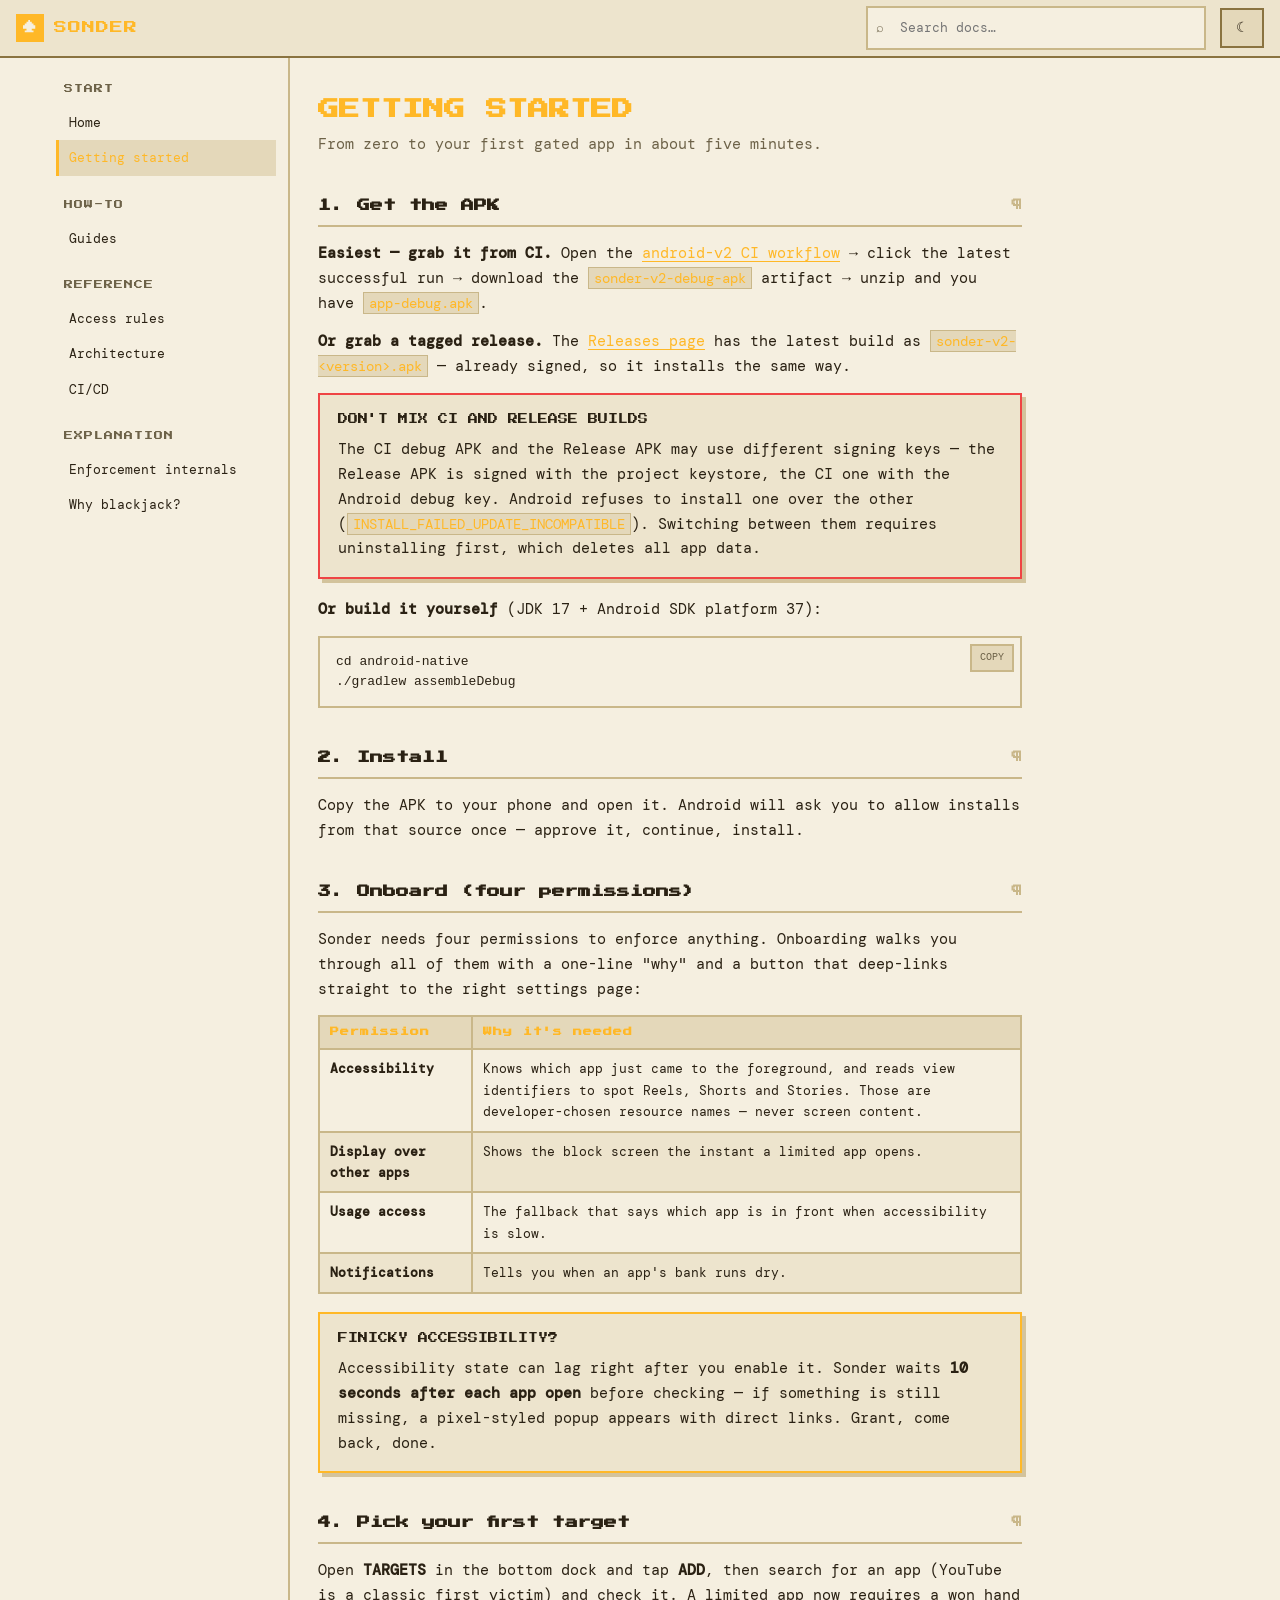
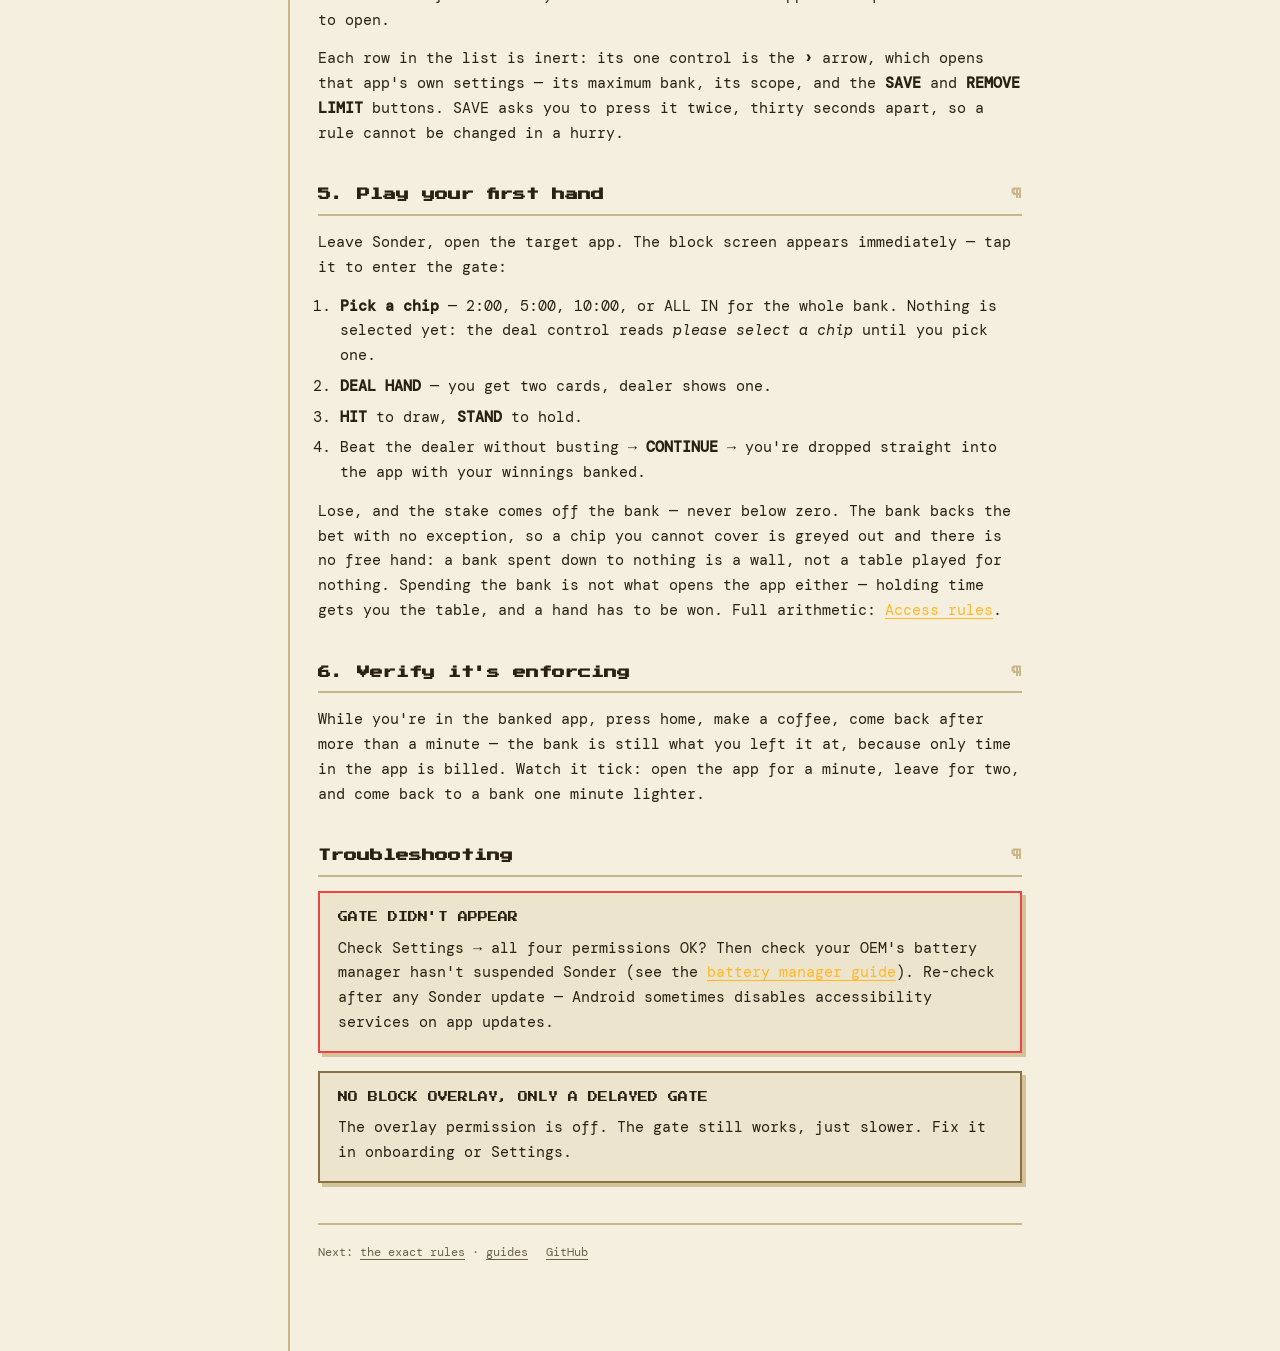
<file: docs-site/getting-started.html>
<!doctype html>
<html lang="en">
<head>
<meta charset="utf-8">
<meta name="viewport" content="width=device-width, initial-scale=1">
<title>Getting started — Sonder Docs</title>
<meta name="description" content="Install Sonder, grant the four permissions, pick your first target, and play your first gate hand.">
<link rel="preconnect" href="https://fonts.googleapis.com">
<link rel="preconnect" href="https://fonts.gstatic.com" crossorigin>
<link href="https://fonts.googleapis.com/css2?family=Press+Start+2P&family=DM+Mono:wght@400;500&display=swap" rel="stylesheet">
<link rel="stylesheet" href="assets/style.css">
<link rel="icon" href="data:image/svg+xml,%3Csvg xmlns='http://www.w3.org/2000/svg' viewBox='0 0 24 24'%3E%3Crect width='24' height='24' fill='%230b0906'/%3E%3Cpath fill='%23ffb827' d='M12 3l6 7h-4v4h-4v-4H6z'/%3E%3Crect fill='%23ffb827' x='9' y='16' width='6' height='4'/%3E%3C/svg%3E">
</head>
<body>
<a class="skip-link" href="#main">Skip to content</a>
<header class="topbar">
  <button class="sidebar-toggle" aria-label="Toggle navigation" aria-expanded="false">☰</button>
  <a class="brand" href="index.html"><span class="glyph">♠</span><span class="word">SONDER</span></a>
  <div class="spacer"></div>
  <div class="searchbox">
    <span class="mag" aria-hidden="true">⌕</span>
    <input type="search" placeholder="Search docs…" aria-label="Search documentation">
    <div class="search-results" role="listbox" aria-label="Search results"></div>
  </div>
  <button class="theme-toggle" aria-label="Switch theme">☀</button>
</header>

<div class="layout">
  <nav class="sidebar" aria-label="Documentation">
    <div class="group">
      <p class="group-title">START</p>
      <a href="index.html">Home</a>
      <a href="getting-started.html">Getting started</a>
    </div>
    <div class="group">
      <p class="group-title">HOW-TO</p>
      <a href="guides.html">Guides</a>
    </div>
    <div class="group">
      <p class="group-title">REFERENCE</p>
      <a href="rules.html">Access rules</a>
      <a href="architecture.html">Architecture</a>
      <a href="ci.html">CI/CD</a>
    </div>
    <div class="group">
      <p class="group-title">EXPLANATION</p>
      <a href="enforcement.html">Enforcement internals</a>
      <a href="explanation.html">Why blackjack?</a>
    </div>
  </nav>

  <main class="content" id="main">
    <h1>GETTING STARTED</h1>
    <p class="lede">From zero to your first gated app in about five minutes.</p>

    <h2 id="get-apk">1. Get the APK</h2>
    <p><strong>Easiest — grab it from CI.</strong> Open the
    <a href="https://github.com/asterxsk/sonder/actions/workflows/android-v2.yml">android-v2 CI workflow</a>
    → click the latest successful run → download the
    <code>sonder-v2-debug-apk</code> artifact → unzip and you have
    <code>app-debug.apk</code>.</p>
    <p><strong>Or grab a tagged release.</strong> The
    <a href="https://github.com/asterxsk/sonder/releases">Releases page</a> has
    the latest build as <code>sonder-v2-&lt;version&gt;.apk</code> — already
    signed, so it installs the same way.</p>
    <div class="panel red">
      <p class="panel-title">DON'T MIX CI AND RELEASE BUILDS</p>
      <p style="margin:0">The CI debug APK and the Release APK may use different
      signing keys — the Release APK is signed with the project keystore, the CI
      one with the Android debug key. Android refuses to install one over the
      other (<code>INSTALL_FAILED_UPDATE_INCOMPATIBLE</code>). Switching between
      them requires uninstalling first, which deletes all app data.</p>
    </div>
    <p><strong>Or build it yourself</strong> (JDK 17 + Android SDK platform 37):</p>
<pre data-copy="cd android-native
./gradlew assembleDebug
# APK: android-native/app/build/outputs/apk/debug/app-debug.apk">cd android-native
./gradlew assembleDebug</pre>

    <h2 id="install">2. Install</h2>
    <p>Copy the APK to your phone and open it. Android will ask you to allow
    installs from that source once — approve it, continue, install.</p>

    <h2 id="onboard">3. Onboard (four permissions)</h2>
    <p>Sonder needs four permissions to enforce anything. Onboarding walks you
    through all of them with a one-line "why" and a button that deep-links
    straight to the right settings page:</p>
    <table>
      <thead><tr><th>Permission</th><th>Why it's needed</th></tr></thead>
      <tbody>
        <tr><td><strong>Accessibility</strong></td><td>Knows which app just came to the foreground, and reads view identifiers to spot Reels, Shorts and Stories. Those are developer-chosen resource names — never screen content.</td></tr>
        <tr><td><strong>Display over other apps</strong></td><td>Shows the block screen the instant a limited app opens.</td></tr>
        <tr><td><strong>Usage access</strong></td><td>The fallback that says which app is in front when accessibility is slow.</td></tr>
        <tr><td><strong>Notifications</strong></td><td>Tells you when an app's bank runs dry.</td></tr>
      </tbody>
    </table>
    <div class="panel amber">
      <p class="panel-title">FINICKY ACCESSIBILITY?</p>
      <p style="margin:0">Accessibility state can lag right after you enable it.
      Sonder waits <strong>10 seconds after each app open</strong> before
      checking — if something is still missing, a pixel-styled popup appears
      with direct links. Grant, come back, done.</p>
    </div>

    <h2 id="first-target">4. Pick your first target</h2>
    <p>Open <strong>TARGETS</strong> in the bottom dock and tap <strong>ADD</strong>,
    then search for an app (YouTube is a classic first victim) and check it. A
    limited app now requires a won hand to open.</p>
    <p>Each row in the list is inert: its one control is the <strong>›</strong> arrow,
    which opens that app's own settings — its maximum bank, its scope, and the
    <strong>SAVE</strong> and <strong>REMOVE LIMIT</strong> buttons. SAVE asks you to
    press it twice, thirty seconds apart, so a rule cannot be changed in a hurry.</p>

    <h2 id="first-hand">5. Play your first hand</h2>
    <p>Leave Sonder, open the target app. The block screen appears immediately —
    tap it to enter the gate:</p>
    <ol>
      <li><strong>Pick a chip</strong> — 2:00, 5:00, 10:00, or ALL IN for the
      whole bank. Nothing is selected yet: the deal control reads
      <em>please select a chip</em> until you pick one.</li>
      <li><strong>DEAL HAND</strong> — you get two cards, dealer shows one.</li>
      <li><strong>HIT</strong> to draw, <strong>STAND</strong> to hold.</li>
      <li>Beat the dealer without busting → <strong>CONTINUE</strong> → you're
      dropped straight into the app with your winnings banked.</li>
    </ol>
    <p>Lose, and the stake comes off the bank — never below zero. The bank backs the bet
    with no exception, so a chip you cannot cover is greyed out and there is no free hand: a
    bank spent down to nothing is a wall, not a table played for nothing. Spending the bank
    is not what opens the app either — holding time gets you the table, and a hand has to be
    won. Full arithmetic: <a href="rules.html">Access rules</a>.</p>

    <h2 id="verify">6. Verify it's enforcing</h2>
    <p>While you're in the banked app, press home, make a coffee, come back
    after more than a minute — the bank is still what you left it at, because
    only time in the app is billed. Watch it tick: open the app for a minute,
    leave for two, and come back to a bank one minute lighter.</p>

    <h2 id="troubleshooting">Troubleshooting</h2>
    <div class="panel red">
      <p class="panel-title">GATE DIDN'T APPEAR</p>
      <p style="margin:0">Check Settings → all four permissions OK? Then check
      your OEM's battery manager hasn't suspended Sonder (see the
      <a href="guides.html#oem">battery manager guide</a>). Re-check after any
      Sonder update — Android sometimes disables accessibility services on
      app updates.</p>
    </div>
    <div class="panel">
      <p class="panel-title">NO BLOCK OVERLAY, ONLY A DELAYED GATE</p>
      <p style="margin:0">The overlay permission is off. The gate still works,
      just slower. Fix it in onboarding or Settings.</p>
    </div>

    <footer class="footer">
      <span>Next: <a href="rules.html">the exact rules</a> · <a href="guides.html">guides</a></span>
      <a href="https://github.com/asterxsk/sonder">GitHub</a>
    </footer>
  </main>
</div>

<script src="assets/site.js"></script>
</body>
</html>
</file>
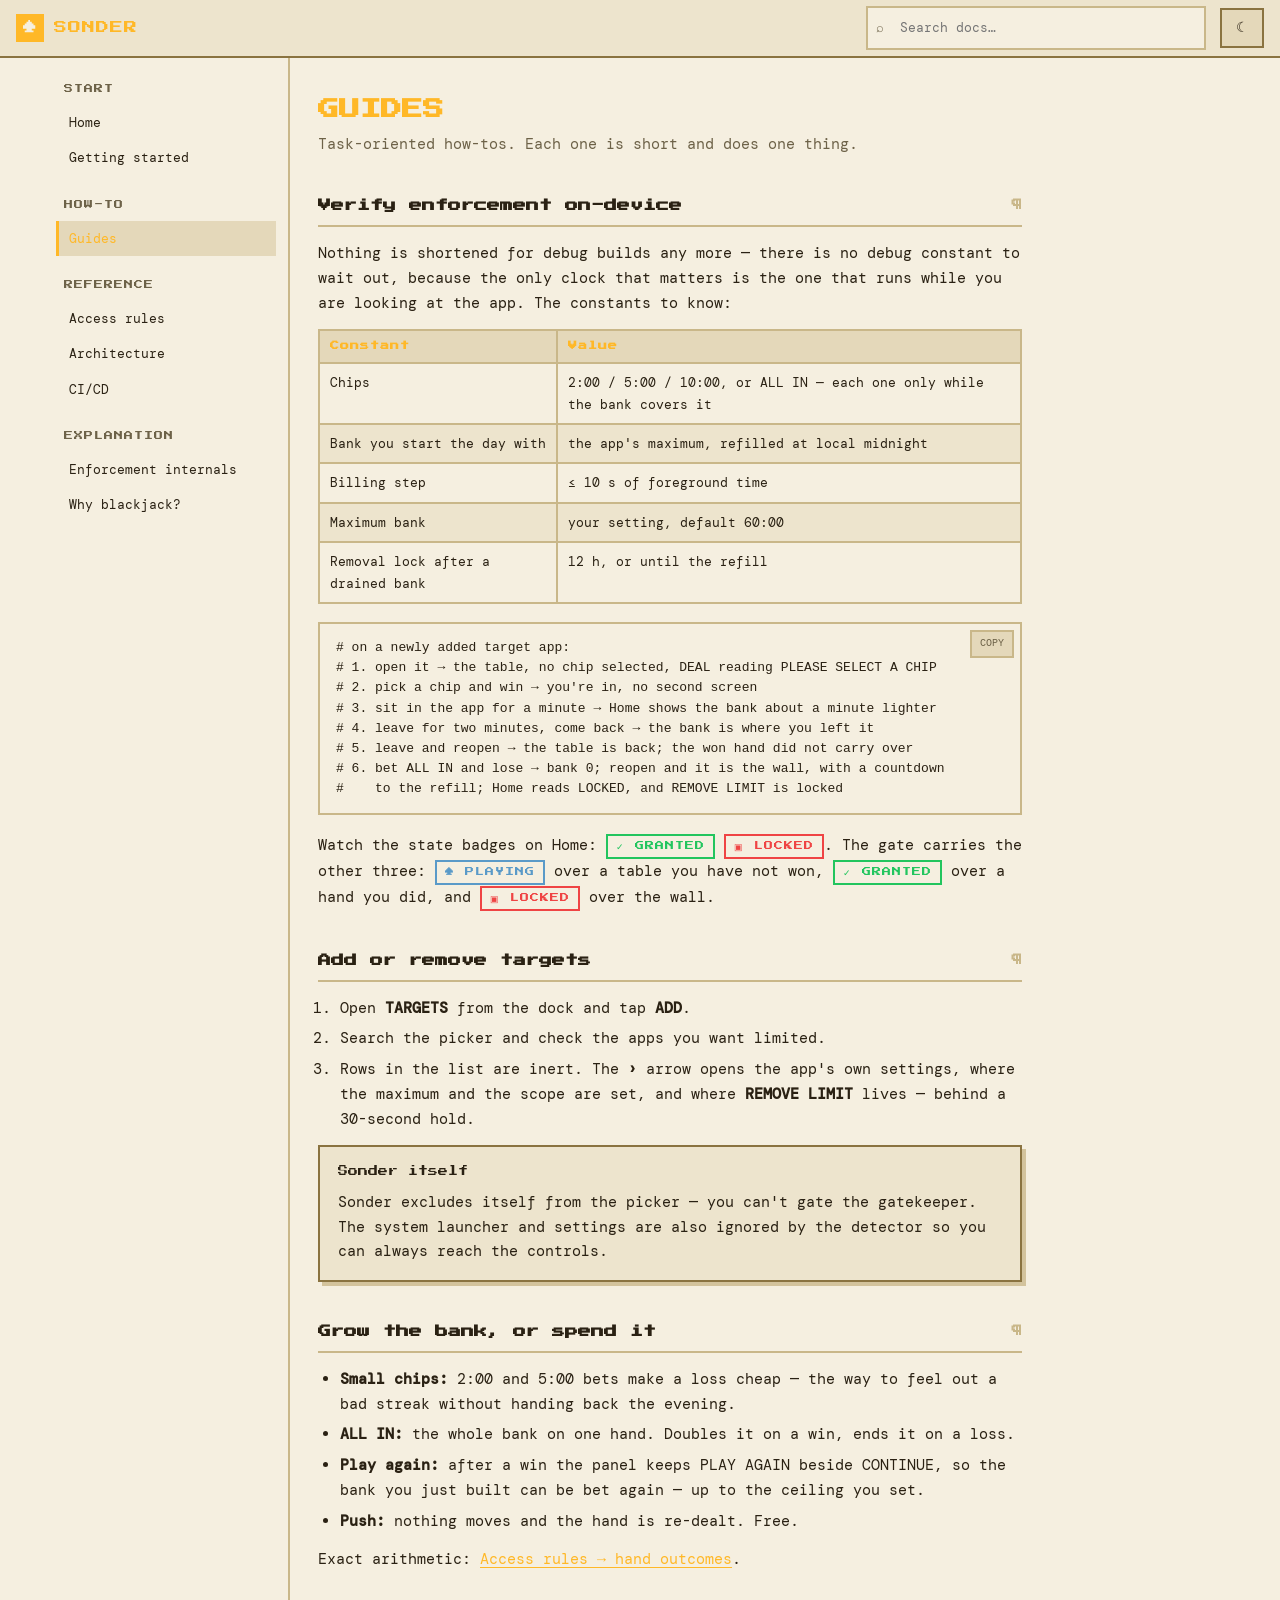
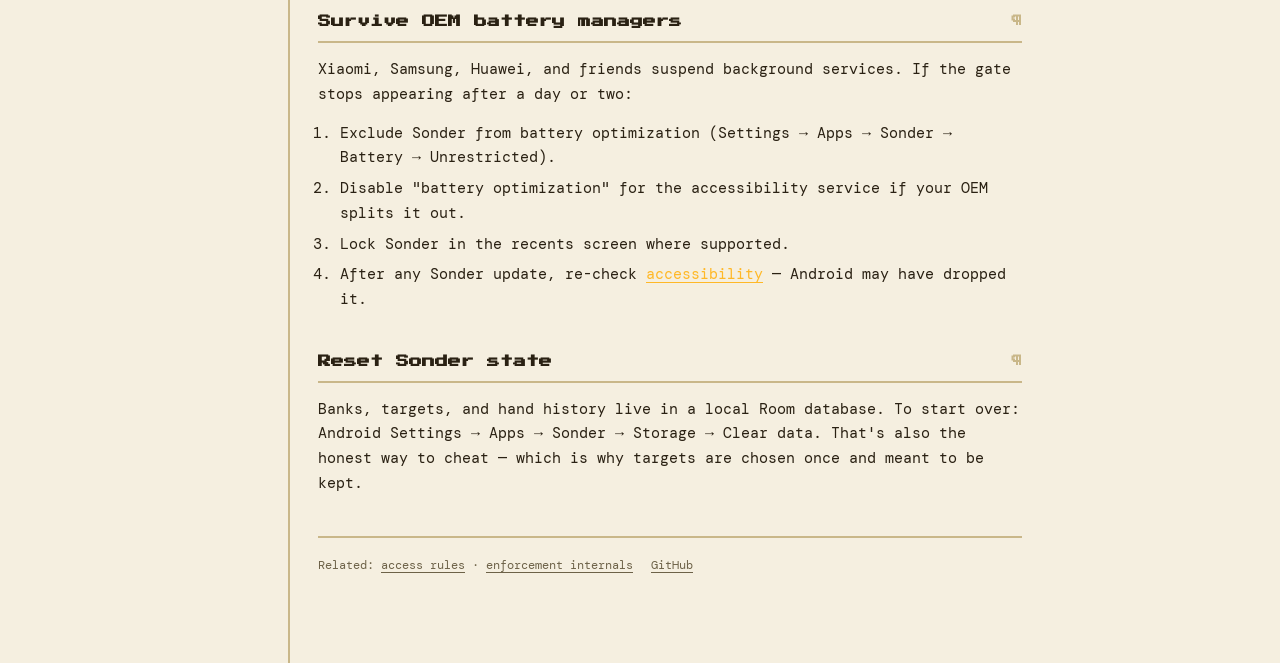
<file: docs-site/guides.html>
<!doctype html>
<html lang="en">
<head>
<meta charset="utf-8">
<meta name="viewport" content="width=device-width, initial-scale=1">
<title>Guides — Sonder Docs</title>
<meta name="description" content="How-to guides: verify enforcement on-device, manage targets and the time bank, survive OEM battery managers.">
<link rel="preconnect" href="https://fonts.googleapis.com">
<link rel="preconnect" href="https://fonts.gstatic.com" crossorigin>
<link href="https://fonts.googleapis.com/css2?family=Press+Start+2P&family=DM+Mono:wght@400;500&display=swap" rel="stylesheet">
<link rel="stylesheet" href="assets/style.css">
<link rel="icon" href="data:image/svg+xml,%3Csvg xmlns='http://www.w3.org/2000/svg' viewBox='0 0 24 24'%3E%3Crect width='24' height='24' fill='%230b0906'/%3E%3Cpath fill='%23ffb827' d='M12 3l6 7h-4v4h-4v-4H6z'/%3E%3Crect fill='%23ffb827' x='9' y='16' width='6' height='4'/%3E%3C/svg%3E">
</head>
<body>
<a class="skip-link" href="#main">Skip to content</a>
<header class="topbar">
  <button class="sidebar-toggle" aria-label="Toggle navigation" aria-expanded="false">☰</button>
  <a class="brand" href="index.html"><span class="glyph">♠</span><span class="word">SONDER</span></a>
  <div class="spacer"></div>
  <div class="searchbox">
    <span class="mag" aria-hidden="true">⌕</span>
    <input type="search" placeholder="Search docs…" aria-label="Search documentation">
    <div class="search-results" role="listbox" aria-label="Search results"></div>
  </div>
  <button class="theme-toggle" aria-label="Switch theme">☀</button>
</header>

<div class="layout">
  <nav class="sidebar" aria-label="Documentation">
    <div class="group">
      <p class="group-title">START</p>
      <a href="index.html">Home</a>
      <a href="getting-started.html">Getting started</a>
    </div>
    <div class="group">
      <p class="group-title">HOW-TO</p>
      <a href="guides.html">Guides</a>
    </div>
    <div class="group">
      <p class="group-title">REFERENCE</p>
      <a href="rules.html">Access rules</a>
      <a href="architecture.html">Architecture</a>
      <a href="ci.html">CI/CD</a>
    </div>
    <div class="group">
      <p class="group-title">EXPLANATION</p>
      <a href="enforcement.html">Enforcement internals</a>
      <a href="explanation.html">Why blackjack?</a>
    </div>
  </nav>

  <main class="content" id="main">
    <h1>GUIDES</h1>
    <p class="lede">Task-oriented how-tos. Each one is short and does one thing.</p>

    <h2 id="verify-enforcement">Verify enforcement on-device</h2>
    <p>Nothing is shortened for debug builds any more — there is no debug constant to
    wait out, because the only clock that matters is the one that runs while you are
    looking at the app. The constants to know:</p>
    <table>
      <thead><tr><th>Constant</th><th>Value</th></tr></thead>
      <tbody>
        <tr><td>Chips</td><td>2:00 / 5:00 / 10:00, or ALL IN — each one only while the bank covers it</td></tr>
        <tr><td>Bank you start the day with</td><td>the app's maximum, refilled at local midnight</td></tr>
        <tr><td>Billing step</td><td>≤ 10 s of foreground time</td></tr>
        <tr><td>Maximum bank</td><td>your setting, default 60:00</td></tr>
        <tr><td>Removal lock after a drained bank</td><td>12 h, or until the refill</td></tr>
      </tbody>
    </table>
<pre data-copy="# on a newly added target app:
# 1. open it → the table, no chip selected, DEAL reading PLEASE SELECT A CHIP
# 2. pick a chip and win → you're in, no second screen
# 3. sit in the app for a minute → Home shows the bank about a minute lighter
# 4. leave for two minutes, come back → the bank is where you left it
# 5. leave and reopen → the table is back; the won hand did not carry over
# 6. bet ALL IN and lose → bank 0; reopen and it is the wall, with a countdown
#    to the refill; Home reads LOCKED, and REMOVE LIMIT is locked"># on a newly added target app:
# 1. open it → the table, no chip selected, DEAL reading PLEASE SELECT A CHIP
# 2. pick a chip and win → you're in, no second screen
# 3. sit in the app for a minute → Home shows the bank about a minute lighter
# 4. leave for two minutes, come back → the bank is where you left it
# 5. leave and reopen → the table is back; the won hand did not carry over
# 6. bet ALL IN and lose → bank 0; reopen and it is the wall, with a countdown
#    to the refill; Home reads LOCKED, and REMOVE LIMIT is locked</pre>
    <p>Watch the state badges on Home: <span class="badge granted">✓ GRANTED</span>
    <span class="badge locked">▣ LOCKED</span>. The gate carries the other three:
    <span class="badge playing">♠ PLAYING</span> over a table you have not won,
    <span class="badge granted">✓ GRANTED</span> over a hand you did, and
    <span class="badge locked">▣ LOCKED</span> over the wall.</p>

    <h2 id="add-remove-targets">Add or remove targets</h2>
    <ol>
      <li>Open <strong>TARGETS</strong> from the dock and tap <strong>ADD</strong>.</li>
      <li>Search the picker and check the apps you want limited.</li>
      <li>Rows in the list are inert. The <strong>›</strong> arrow opens the app's own
      settings, where the maximum and the scope are set, and where
      <strong>REMOVE LIMIT</strong> lives — behind a 30-second hold.</li>
    </ol>
    <div class="panel">
      <p class="panel-title">Sonder itself</p>
      <p style="margin:0">Sonder excludes itself from the picker — you can't
      gate the gatekeeper. The system launcher and settings are also ignored by
      the detector so you can always reach the controls.</p>
    </div>

    <h2 id="bank">Grow the bank, or spend it</h2>
    <ul>
      <li><strong>Small chips:</strong> 2:00 and 5:00 bets make a loss cheap — the way to
      feel out a bad streak without handing back the evening.</li>
      <li><strong>ALL IN:</strong> the whole bank on one hand. Doubles it on a win, ends it on
      a loss.</li>
      <li><strong>Play again:</strong> after a win the panel keeps PLAY AGAIN beside CONTINUE,
      so the bank you just built can be bet again — up to the ceiling you set.</li>

      <li><strong>Push:</strong> nothing moves and the hand is re-dealt. Free.</li>
    </ul>
    <p>Exact arithmetic: <a href="rules.html#outcomes">Access rules → hand outcomes</a>.</p>

    <h2 id="oem">Survive OEM battery managers</h2>
    <p>Xiaomi, Samsung, Huawei, and friends suspend background services. If the
    gate stops appearing after a day or two:</p>
    <ol>
      <li>Exclude Sonder from battery optimization
      (Settings → Apps → Sonder → Battery → Unrestricted).</li>
      <li>Disable "battery optimization" for the accessibility service if your
      OEM splits it out.</li>
      <li>Lock Sonder in the recents screen where supported.</li>
      <li>After any Sonder update, re-check
      <a href="getting-started.html#onboard">accessibility</a> — Android may
      have dropped it.</li>
    </ol>

    <h2 id="reset">Reset Sonder state</h2>
    <p>Banks, targets, and hand history live in a local Room database. To start
    over: Android Settings → Apps → Sonder → Storage → Clear data. That's also
    the honest way to cheat — which is why targets are chosen once and meant to
    be kept.</p>

    <footer class="footer">
      <span>Related: <a href="rules.html">access rules</a> · <a href="enforcement.html">enforcement internals</a></span>
      <a href="https://github.com/asterxsk/sonder">GitHub</a>
    </footer>
  </main>
</div>

<script src="assets/site.js"></script>
</body>
</html>
</file>
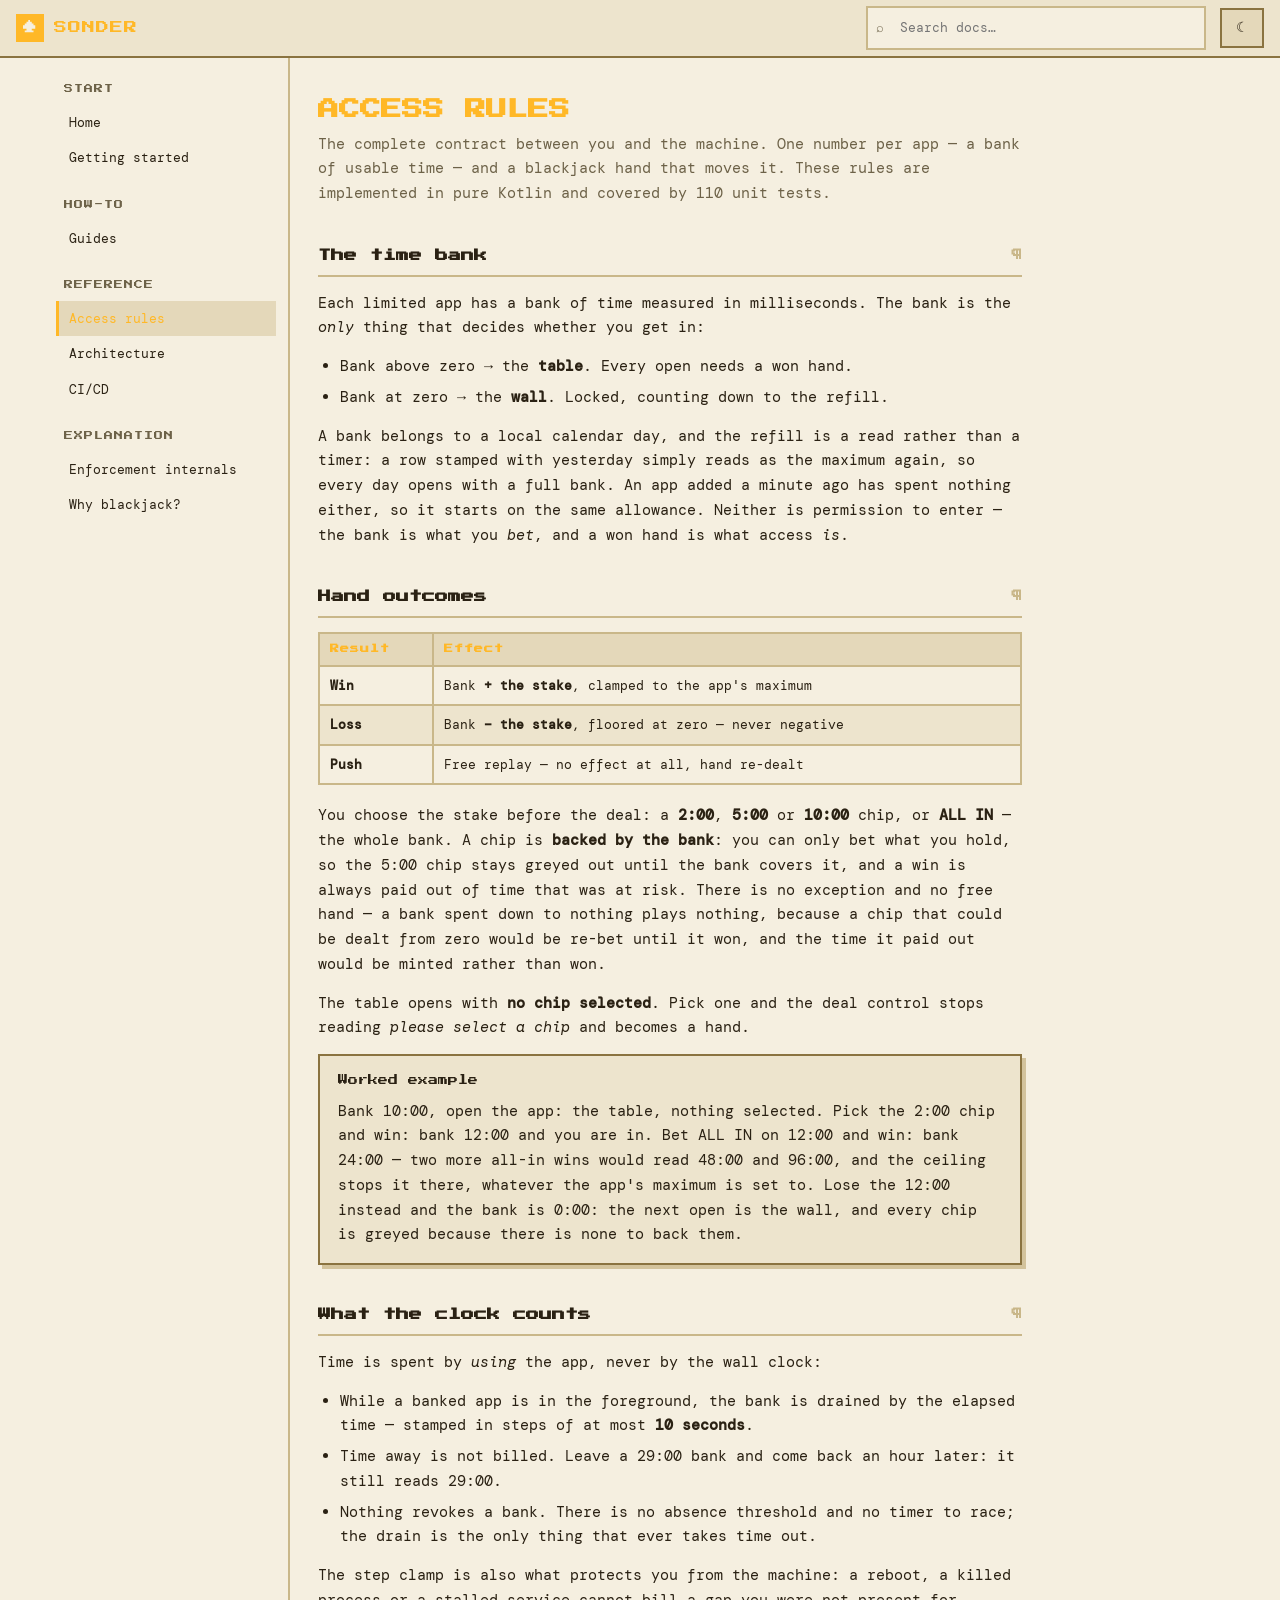
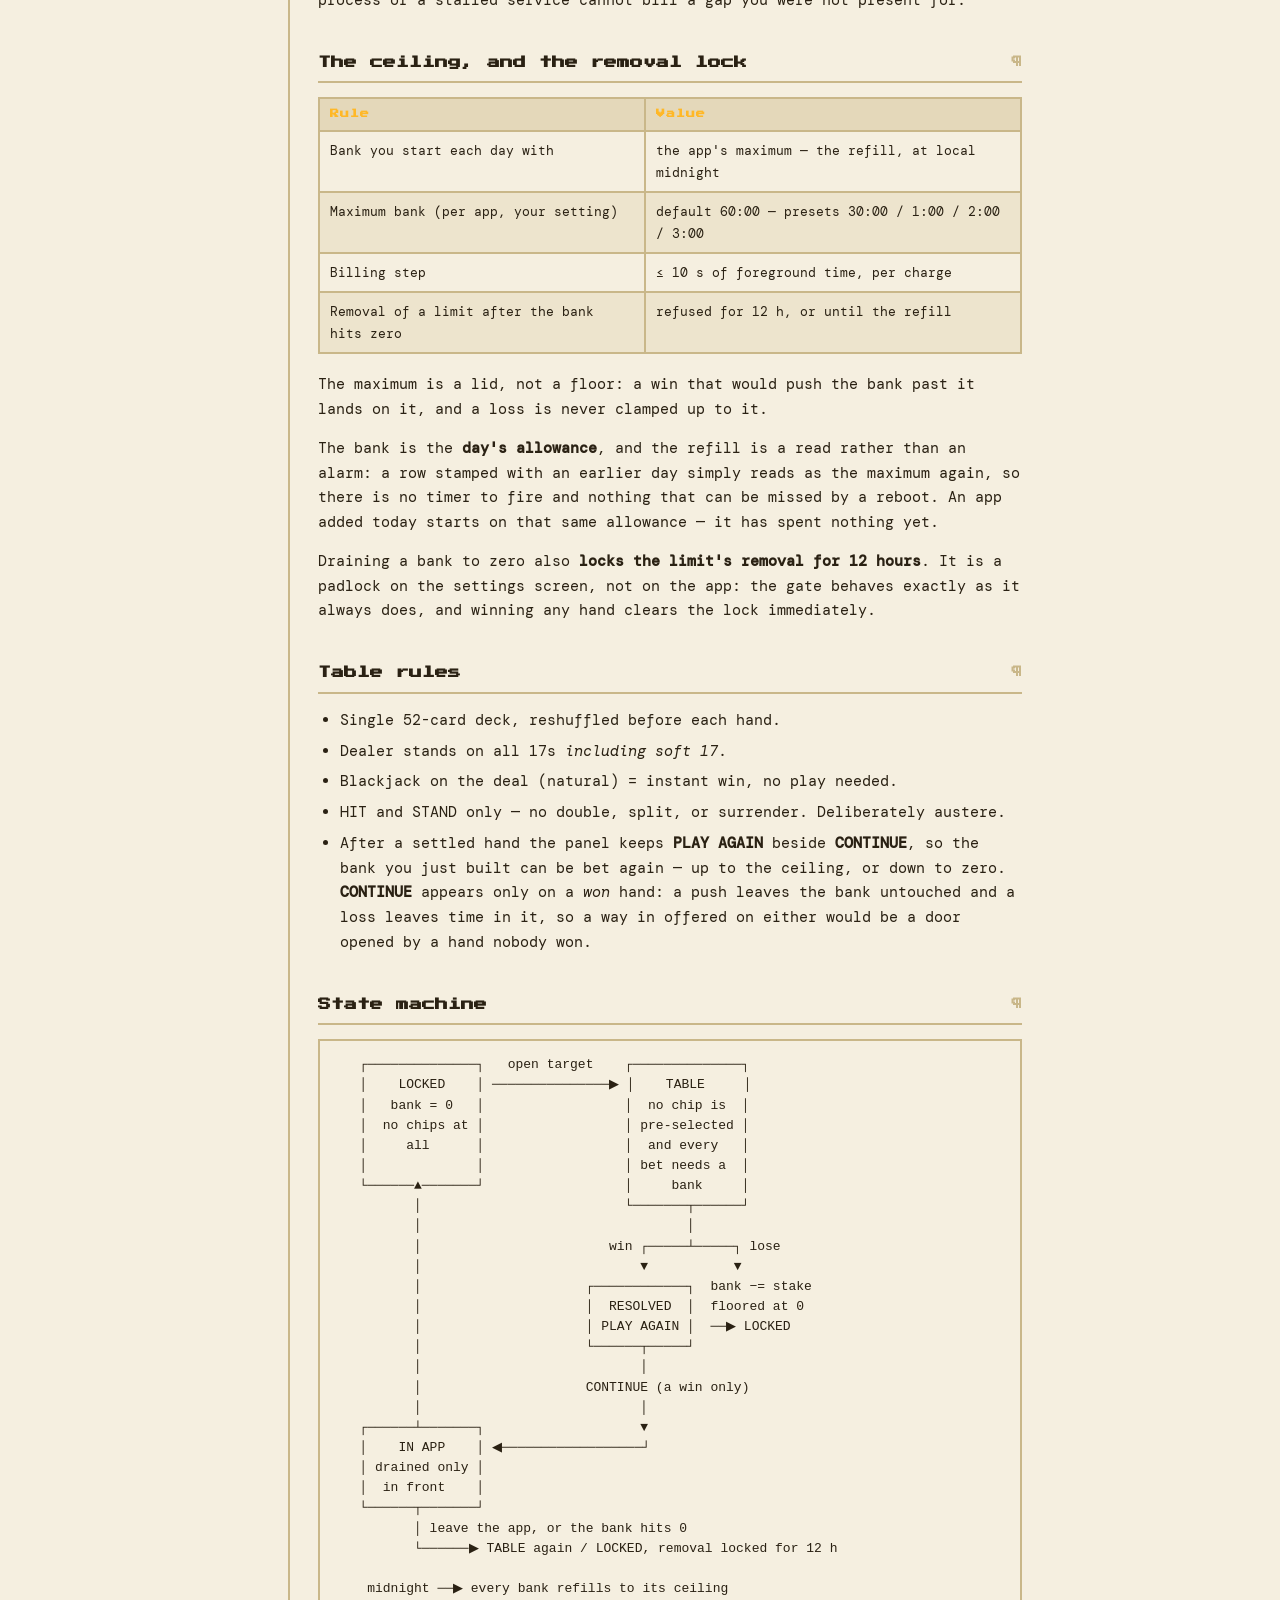
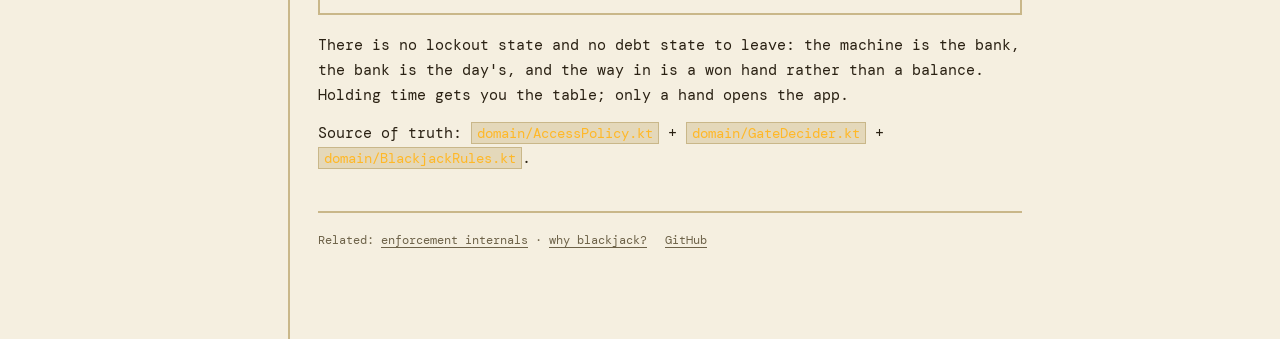
<file: docs-site/rules.html>
<!doctype html>
<html lang="en">
<head>
<meta charset="utf-8">
<meta name="viewport" content="width=device-width, initial-scale=1">
<title>Access rules — Sonder Docs</title>
<meta name="description" content="The exact Sonder rules: the time bank, chip bets and all-in, blackjack table rules, billing constants, state machine.">
<link rel="preconnect" href="https://fonts.googleapis.com">
<link rel="preconnect" href="https://fonts.gstatic.com" crossorigin>
<link href="https://fonts.googleapis.com/css2?family=Press+Start+2P&family=DM+Mono:wght@400;500&display=swap" rel="stylesheet">
<link rel="stylesheet" href="assets/style.css">
<link rel="icon" href="data:image/svg+xml,%3Csvg xmlns='http://www.w3.org/2000/svg' viewBox='0 0 24 24'%3E%3Crect width='24' height='24' fill='%230b0906'/%3E%3Cpath fill='%23ffb827' d='M12 3l6 7h-4v4h-4v-4H6z'/%3E%3Crect fill='%23ffb827' x='9' y='16' width='6' height='4'/%3E%3C/svg%3E">
</head>
<body>
<a class="skip-link" href="#main">Skip to content</a>
<header class="topbar">
  <button class="sidebar-toggle" aria-label="Toggle navigation" aria-expanded="false">☰</button>
  <a class="brand" href="index.html"><span class="glyph">♠</span><span class="word">SONDER</span></a>
  <div class="spacer"></div>
  <div class="searchbox">
    <span class="mag" aria-hidden="true">⌕</span>
    <input type="search" placeholder="Search docs…" aria-label="Search documentation">
    <div class="search-results" role="listbox" aria-label="Search results"></div>
  </div>
  <button class="theme-toggle" aria-label="Switch theme">☀</button>
</header>

<div class="layout">
  <nav class="sidebar" aria-label="Documentation">
    <div class="group">
      <p class="group-title">START</p>
      <a href="index.html">Home</a>
      <a href="getting-started.html">Getting started</a>
    </div>
    <div class="group">
      <p class="group-title">HOW-TO</p>
      <a href="guides.html">Guides</a>
    </div>
    <div class="group">
      <p class="group-title">REFERENCE</p>
      <a href="rules.html">Access rules</a>
      <a href="architecture.html">Architecture</a>
      <a href="ci.html">CI/CD</a>
    </div>
    <div class="group">
      <p class="group-title">EXPLANATION</p>
      <a href="enforcement.html">Enforcement internals</a>
      <a href="explanation.html">Why blackjack?</a>
    </div>
  </nav>

  <main class="content" id="main">
    <h1>ACCESS RULES</h1>
    <p class="lede">The complete contract between you and the machine. One number per app — a bank of usable time — and a blackjack hand that moves it. These rules are implemented in pure Kotlin and covered by 110 unit tests.</p>

    <h2 id="bank">The time bank</h2>
    <p>Each limited app has a bank of time measured in milliseconds. The bank is the
    <em>only</em> thing that decides whether you get in:</p>
    <ul>
      <li>Bank above zero → the <strong>table</strong>. Every open needs a won hand.</li>
      <li>Bank at zero → the <strong>wall</strong>. Locked, counting down to the refill.</li>
    </ul>
    <p>A bank belongs to a local calendar day, and the refill is a read rather than a timer:
    a row stamped with yesterday simply reads as the maximum again, so every day opens with
    a full bank. An app added a minute ago has spent nothing either, so it starts on the same
    allowance. Neither is permission to enter — the bank is what you <em>bet</em>, and a won
    hand is what access <em>is</em>.</p>

    <h2 id="outcomes">Hand outcomes</h2>
    <table>
      <thead><tr><th>Result</th><th>Effect</th></tr></thead>
      <tbody>
        <tr><td><strong>Win</strong></td><td>Bank <strong>+ the stake</strong>, clamped to the app's maximum</td></tr>
        <tr><td><strong>Loss</strong></td><td>Bank <strong>− the stake</strong>, floored at zero — never negative</td></tr>
        <tr><td><strong>Push</strong></td><td>Free replay — no effect at all, hand re-dealt</td></tr>
      </tbody>
    </table>
    <p>You choose the stake before the deal: a <strong>2:00</strong>, <strong>5:00</strong> or
    <strong>10:00</strong> chip, or <strong>ALL IN</strong> — the whole bank. A chip is
    <strong>backed by the bank</strong>: you can only bet what you hold, so the 5:00 chip
    stays greyed out until the bank covers it, and a win is always paid out of time that was
    at risk. There is no exception and no free hand — a bank spent down to nothing plays
    nothing, because a chip that could be dealt from zero would be re-bet until it won, and
    the time it paid out would be minted rather than won.</p>
    <p>The table opens with <strong>no chip selected</strong>. Pick one and the deal control
    stops reading <em>please select a chip</em> and becomes a hand.</p>

    <div class="panel">
      <p class="panel-title">Worked example</p>
      <p style="margin:0">Bank 10:00, open the app: the table, nothing selected. Pick the
      2:00 chip and win: bank 12:00 and you are in. Bet ALL IN on 12:00 and win: bank 24:00 —
      two more all-in wins would read 48:00 and 96:00, and the ceiling stops it there,
      whatever the app's maximum is set to. Lose the 12:00 instead and the bank is 0:00: the
      next open is the wall, and every chip is greyed because there is none to back them.</p>
    </div>

    <h2 id="billing">What the clock counts</h2>
    <p>Time is spent by <em>using</em> the app, never by the wall clock:</p>
    <ul>
      <li>While a banked app is in the foreground, the bank is drained by the elapsed time —
      stamped in steps of at most <strong>10 seconds</strong>.</li>
      <li>Time away is not billed. Leave a 29:00 bank and come back an hour later: it still
      reads 29:00.</li>
      <li>Nothing revokes a bank. There is no absence threshold and no timer to race; the
      drain is the only thing that ever takes time out.</li>
    </ul>
    <p>The step clamp is also what protects you from the machine: a reboot, a killed process
    or a stalled service cannot bill a gap you were not present for.</p>

    <h2 id="ceiling">The ceiling, and the removal lock</h2>
    <table>
      <thead><tr><th>Rule</th><th>Value</th></tr></thead>
      <tbody>
        <tr><td>Bank you start each day with</td><td>the app's maximum — the refill, at local midnight</td></tr>
        <tr><td>Maximum bank (per app, your setting)</td><td>default 60:00 — presets 30:00 / 1:00 / 2:00 / 3:00</td></tr>
        <tr><td>Billing step</td><td>≤ 10 s of foreground time, per charge</td></tr>
        <tr><td>Removal of a limit after the bank hits zero</td><td>refused for 12 h, or until the refill</td></tr>
      </tbody>
    </table>
    <p>The maximum is a lid, not a floor: a win that would push the bank past it lands on
    it, and a loss is never clamped up to it.</p>
    <p>The bank is the <strong>day's allowance</strong>, and the refill is a read rather
    than an alarm: a row stamped with an earlier day simply reads as the maximum again, so
    there is no timer to fire and nothing that can be missed by a reboot. An app added
    today starts on that same allowance — it has spent nothing yet.</p>
    <p>Draining a bank to zero also <strong>locks the limit's removal for 12 hours</strong>.
    It is a padlock on the settings screen, not on the app: the gate behaves exactly as it
    always does, and winning any hand clears the lock immediately.</p>

    <h2 id="blackjack">Table rules</h2>
    <ul>
      <li>Single 52-card deck, reshuffled before each hand.</li>
      <li>Dealer stands on all 17s <em>including soft 17</em>.</li>
      <li>Blackjack on the deal (natural) = instant win, no play needed.</li>
      <li>HIT and STAND only — no double, split, or surrender. Deliberately austere.</li>
      <li>After a settled hand the panel keeps <strong>PLAY AGAIN</strong> beside
      <strong>CONTINUE</strong>, so the bank you just built can be bet again — up to the
      ceiling, or down to zero. <strong>CONTINUE</strong> appears only on a <em>won</em>
      hand: a push leaves the bank untouched and a loss leaves time in it, so a way in
      offered on either would be a door opened by a hand nobody won.</li>
    </ul>

    <h2 id="state-machine">State machine</h2>
<pre>   ┌──────────────┐   open target    ┌──────────────┐
   │    LOCKED    │ ───────────────▶ │    TABLE     │
   │   bank = 0   │                  │  no chip is  │
   │  no chips at │                  │ pre-selected │
   │     all      │                  │  and every   │
   │              │                  │ bet needs a  │
   └──────▲───────┘                  │     bank     │
          │                          └───────┬──────┘
          │                                  │
          │                        win ┌─────┴─────┐ lose
          │                            ▼           ▼
          │                     ┌────────────┐  bank −= stake
          │                     │  RESOLVED  │  floored at 0
          │                     │ PLAY AGAIN │  ──▶ LOCKED
          │                     └──────┬─────┘
          │                            │
          │                     CONTINUE (a win only)
          │                            │
   ┌──────┴───────┐                    ▼
   │    IN APP    │ ◀──────────────────┘
   │ drained only │
   │  in front    │
   └──────┬───────┘
          │ leave the app, or the bank hits 0
          └──────▶ TABLE again / LOCKED, removal locked for 12 h

    midnight ──▶ every bank refills to its ceiling</pre>
    <p>There is no lockout state and no debt state to leave: the machine is the bank, the
    bank is the day's, and the way in is a won hand rather than a balance. Holding time gets
    you the table; only a hand opens the app.</p>
    Source of truth: <code>domain/AccessPolicy.kt</code> +
    <code>domain/GateDecider.kt</code> + <code>domain/BlackjackRules.kt</code>.</p>

    <footer class="footer">
      <span>Related: <a href="enforcement.html">enforcement internals</a> · <a href="explanation.html">why blackjack?</a></span>
      <a href="https://github.com/asterxsk/sonder">GitHub</a>
    </footer>
  </main>
</div>

<script src="assets/site.js"></script>
</body>
</html>
</file>
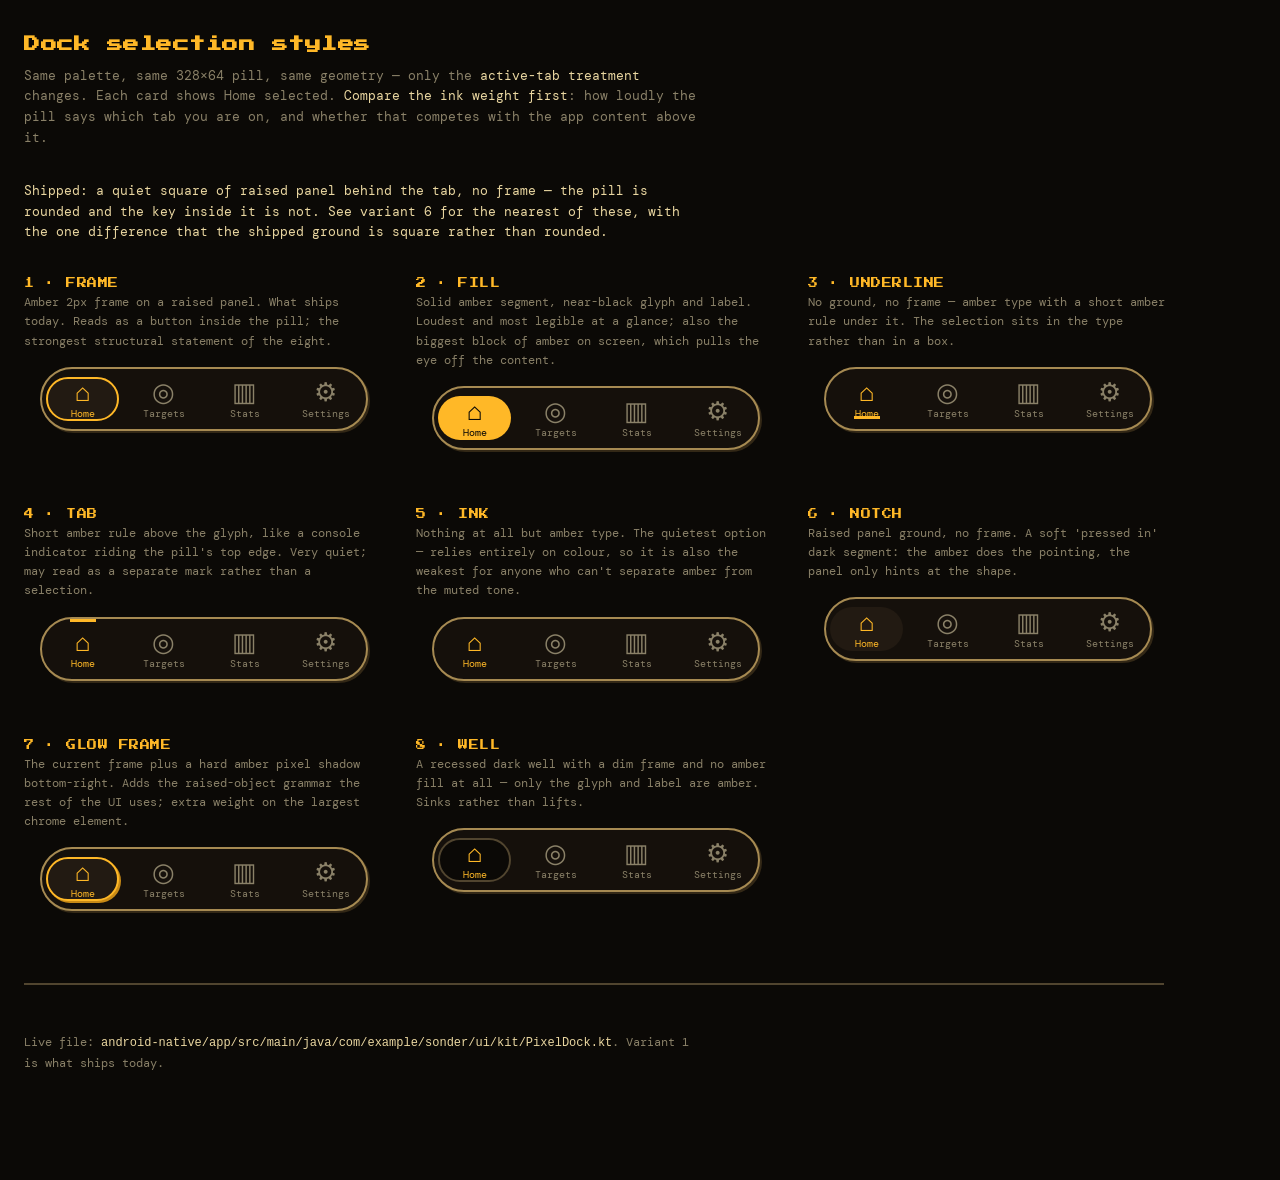
<file: docs/design/dock-preview.html>
<!doctype html>
<html lang="en">
<head>
<meta charset="utf-8">
<meta name="viewport" content="width=device-width, initial-scale=1">
<title>Sonder — dock selection styles</title>
<link rel="preconnect" href="https://fonts.googleapis.com">
<link rel="preconnect" href="https://fonts.gstatic.com" crossorigin>
<link href="https://fonts.googleapis.com/css2?family=DM+Mono:wght@400;500&family=Press+Start+2P&display=swap" rel="stylesheet">
<style>
  :root{
    --bg:#0B0906; --surface:#15100B; --panel:#221A12; --border:#A68A52;
    --border-dark:#51452F; --primary:#FFB827; --primary-dark:#C88A16;
    --text:#EAD7A1; --muted:#8A8168; --shadow-panel:#332816; --danger:#EF4444;
  }
  *{box-sizing:border-box}
  body{
    margin:0; background:var(--bg); color:var(--text);
    font-family:"DM Mono",ui-monospace,monospace; font-size:13px; line-height:1.6;
    padding:32px 24px 96px; -webkit-font-smoothing:antialiased;
  }
  h1{
    font-family:"Press Start 2P",monospace; font-size:16px; color:var(--primary);
    margin:0 0 8px; letter-spacing:.5px;
  }
  .lede{max-width:680px;color:var(--muted);margin:0 0 32px}
  .lede b{color:var(--text);font-weight:400}

  .grid{display:flex;flex-wrap:wrap;gap:40px 32px;align-items:flex-start}
  .card{width:360px}
  .cap{
    font-family:"Press Start 2P",monospace;font-size:10px;color:var(--primary);
    letter-spacing:.5px;margin-bottom:2px;
  }
  .note{color:var(--muted);font-size:12px;margin:0 0 14px;min-height:52px}

  /* The dock: 360dp wide, 64dp tall, 16dp margins, radius 32 = true semicircle ends. */
  .dock{
    position:relative;width:328px;height:64px;margin:16px;border-radius:32px;
    background:var(--surface);border:2px solid var(--border);
    display:flex;
  }
  .dock::after{ /* the hard-offset ground, drawn as one rounded ground behind the pill */
    content:"";position:absolute;inset:0;border-radius:32px;
    background:transparent;z-index:-1;
  }
  .shadow{filter:drop-shadow(2px 2px 0 var(--shadow-panel))}

  .tab{
    flex:1;display:flex;flex-direction:column;align-items:center;justify-content:center;
    position:relative;gap:1px;
  }
  /* Segment inset from the pill edge: 8dp vertical, 4dp horizontal. */
  .seg{position:absolute;inset:8px 4px;border-radius:32px}
  .glyph{font-size:26px;line-height:28px;position:relative;z-index:1}
  .label{font-family:"DM Mono",monospace;font-size:10px;line-height:13px;position:relative;z-index:1}

  .on{color:var(--primary)}
  .off{color:var(--muted)}

  /* ---------- Variant 1: FRAME (current) ---------- */
  .v-frame .on .seg{background:var(--panel);border:2px solid var(--primary)}

  /* ---------- Variant 2: FILL ---------- */
  .v-fill .on .seg{background:var(--primary)}
  .v-fill .on{color:var(--bg)}

  /* ---------- Variant 3: UNDERLINE ---------- */
  .v-underline .on .seg::after{
    content:"";position:absolute;left:50%;transform:translateX(-50%);
    bottom:2px;width:26px;height:3px;background:var(--primary);
  }

  /* ---------- Variant 4: TAB (top bar) ---------- */
  .v-tab .on .seg::before{
    content:"";position:absolute;left:50%;transform:translateX(-50%);
    top:-8px;width:26px;height:3px;background:var(--primary);
  }

  /* ---------- Variant 5: INK (quietest) ---------- */
  /* nothing but the amber type */

  /* ---------- Variant 6: NOTCH (filled, no border) ---------- */
  .v-notch .on .seg{background:var(--panel)}

  /* ---------- Variant 7: GLOW FRAME (frame + amber pixel shadow) ---------- */
  .v-glow .on .seg{
    background:var(--panel);border:2px solid var(--primary);
    box-shadow:2px 2px 0 var(--primary-dark);
  }

  /* ---------- Variant 8: WELL (inset, dark) ---------- */
  .v-well .on .seg{
    background:var(--bg);border:2px solid var(--border-dark);
    box-shadow:inset 0 0 0 2px var(--bg);
  }

  .divider{height:2px;background:var(--border-dark);margin:56px 0 40px;max-width:1140px}
  .foot{max-width:680px;color:var(--muted);font-size:12px;margin-top:48px}
  .foot code{color:var(--text)}
</style>
</head>
<body>

<h1>Dock selection styles</h1>
<p class="lede">
  Same palette, same 328×64 pill, same geometry — only the <b>active-tab treatment</b> changes.
  Each card shows Home selected. <b>Compare the ink weight first</b>: how loudly the pill says which
  tab you are on, and whether that competes with the app content above it.
</p>
<p class="lede" style="color:#EAD7A1">
  <b>Shipped:</b> a quiet <b>square</b> of raised panel behind the tab, no frame — the pill is
  rounded and the key inside it is not. See variant 6 for the nearest of these, with the one
  difference that the shipped ground is square rather than rounded.
</p>

<div class="grid" id="grid"></div>

<div class="divider"></div>
<p class="foot">
  Live file: <code>android-native/app/src/main/java/com/example/sonder/ui/kit/PixelDock.kt</code>.
  Variant 1 is what ships today.
</p>

<script>
const TABS = [
  {glyph:"⌂", label:"Home"},
  {glyph:"◎", label:"Targets"},
  {glyph:"▥", label:"Stats"},
  {glyph:"⚙", label:"Settings"},
];

const VARIANTS = [
  ["1 · FRAME",   "v-frame",     "Amber 2px frame on a raised panel. What ships today. Reads as a button inside the pill; the strongest structural statement of the eight."],
  ["2 · FILL",    "v-fill",      "Solid amber segment, near-black glyph and label. Loudest and most legible at a glance; also the biggest block of amber on screen, which pulls the eye off the content."],
  ["3 · UNDERLINE","v-underline","No ground, no frame — amber type with a short amber rule under it. The selection sits in the type rather than in a box."],
  ["4 · TAB",     "v-tab",       "Short amber rule above the glyph, like a console indicator riding the pill's top edge. Very quiet; may read as a separate mark rather than a selection."],
  ["5 · INK",     "v-ink",       "Nothing at all but amber type. The quietest option — relies entirely on colour, so it is also the weakest for anyone who can't separate amber from the muted tone."],
  ["6 · NOTCH",   "v-notch",     "Raised panel ground, no frame. A soft 'pressed in' dark segment: the amber does the pointing, the panel only hints at the shape."],
  ["7 · GLOW FRAME","v-glow",    "The current frame plus a hard amber pixel shadow bottom-right. Adds the raised-object grammar the rest of the UI uses; extra weight on the largest chrome element."],
  ["8 · WELL",    "v-well",      "A recessed dark well with a dim frame and no amber fill at all — only the glyph and label are amber. Sinks rather than lifts."],
];

const grid = document.getElementById("grid");
for (const [cap, cls, note] of VARIANTS) {
  const card = document.createElement("div");
  card.className = "card";
  const tabs = TABS.map((t, i) => {
    const active = i === 0;
    return `<div class="tab ${active ? "on" : "off"}">
      <div class="seg"></div>
      <div class="glyph">${t.glyph}</div>
      <div class="label">${t.label}</div>
    </div>`;
  }).join("");
  card.innerHTML = `
    <div class="cap">${cap}</div>
    <p class="note">${note}</p>
    <div class="dock ${cls} shadow">${tabs}</div>`;
  grid.appendChild(card);
}
</script>
</body>
</html>
</file>
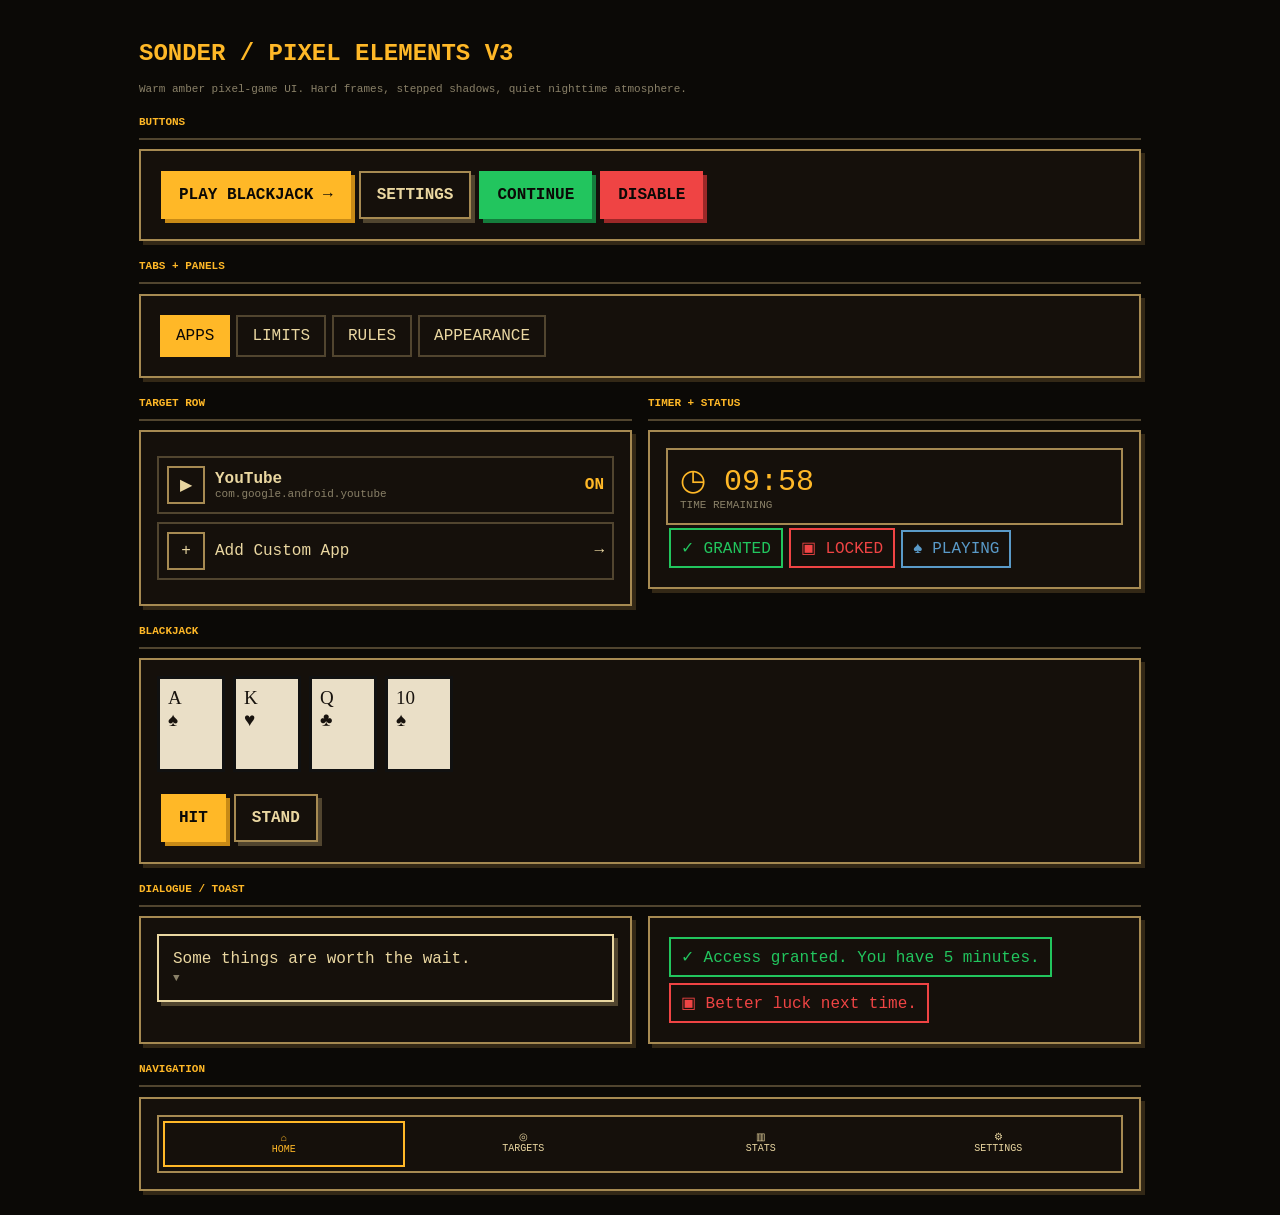
<file: docs/design/elements_v3.html>
<!doctype html><html><head><meta charset="utf-8"><meta name="viewport" content="width=device-width,initial-scale=1">
<title>Sonder Pixel Elements V3</title>
<style>
:root{--bg:#0b0906;--s:#15100b;--p:#221a12;--b:#a68a52;--bd:#51452f;--a:#ffb827;--ad:#c88a16;--t:#ead7a1;--m:#8a8168;--g:#22c55e;--r:#ef4444}
*{box-sizing:border-box}body{margin:0;background:var(--bg);color:var(--t);font-family:"Courier New",monospace}main{max-width:1050px;margin:auto;padding:24px}h1,h2{font-family:"Press Start 2P","Courier New",monospace}h1{font-size:24px;color:var(--a)}h2{font-size:11px;color:var(--a);border-bottom:2px solid var(--bd);padding:10px 0}.grid{display:grid;grid-template-columns:repeat(auto-fit,minmax(270px,1fr));gap:16px}.panel{background:var(--s);border:2px solid var(--b);padding:16px;box-shadow:4px 4px 0 #332816;min-width:0}.btn{display:inline-flex;align-items:center;justify-content:center;min-height:48px;padding:0 16px;margin:4px;background:var(--a);color:#0b0906;border:2px solid var(--a);box-shadow:4px 4px 0 var(--ad);font-weight:bold}.btn:active{transform:translate(4px,4px);box-shadow:none}.btn.alt{background:var(--s);color:var(--t);border-color:var(--b);box-shadow:4px 4px 0 var(--bd)}.btn.good{background:var(--g);border-color:var(--g);box-shadow:4px 4px 0 #147d3c}.btn.bad{background:var(--r);border-color:var(--r);box-shadow:4px 4px 0 #9c2828}.tab{display:inline-block;padding:10px 14px;border:2px solid var(--bd);margin:3px}.tab.active{background:var(--a);color:#0b0906;border-color:var(--a)}.row{display:flex;align-items:center;gap:10px;border:2px solid var(--bd);padding:8px;min-height:52px;margin:8px 0}.grow{flex:1;min-width:0}.icon{width:38px;height:38px;border:2px solid var(--b);display:grid;place-items:center;flex:none}.muted{color:var(--m);font-size:11px}.timer{font-size:30px;color:var(--a);border:2px solid var(--b);padding:12px}.badge{display:inline-block;padding:8px 10px;border:2px solid currentColor;margin:3px}.cards{display:flex;gap:8px;flex-wrap:wrap}.card{width:68px;height:96px;background:#eadfc7;color:#18130e;border:3px solid #111;padding:8px;font-family:Georgia,serif;font-size:19px}.quote{border:2px solid var(--t);padding:14px;box-shadow:4px 4px 0 var(--bd)}.nav{display:flex;border:2px solid var(--b);padding:4px}.nav div{flex:1;text-align:center;padding:10px 4px;font-size:10px}.nav .active{border:2px solid var(--a);color:var(--a)}
</style></head><body><main>
<h1>SONDER / PIXEL ELEMENTS V3</h1><p class="muted">Warm amber pixel-game UI. Hard frames, stepped shadows, quiet nighttime atmosphere.</p>
<h2>BUTTONS</h2><section class="panel"><span class="btn">PLAY BLACKJACK →</span><span class="btn alt">SETTINGS</span><span class="btn good">CONTINUE</span><span class="btn bad">DISABLE</span></section>
<h2>TABS + PANELS</h2><section class="panel"><span class="tab active">APPS</span><span class="tab">LIMITS</span><span class="tab">RULES</span><span class="tab">APPEARANCE</span></section>
<div class="grid"><section><h2>TARGET ROW</h2><div class="panel"><div class="row"><div class="icon">▶</div><div class="grow"><b>YouTube</b><div class="muted">com.google.android.youtube</div></div><b style="color:var(--a)">ON</b></div><div class="row"><div class="icon">+</div><div class="grow">Add Custom App</div>→</div></div></section>
<section><h2>TIMER + STATUS</h2><div class="panel"><div class="timer">◷ 09:58<div class="muted">TIME REMAINING</div></div><span class="badge" style="color:var(--g)">✓ GRANTED</span><span class="badge" style="color:var(--r)">▣ LOCKED</span><span class="badge" style="color:#5a9ac8">♠ PLAYING</span></div></section></div>
<h2>BLACKJACK</h2><section class="panel"><div class="cards"><div class="card">A<br>♠</div><div class="card">K<br>♥</div><div class="card">Q<br>♣</div><div class="card">10<br>♠</div></div><br><span class="btn">HIT</span><span class="btn alt">STAND</span></section>
<h2>DIALOGUE / TOAST</h2><div class="grid"><section class="panel"><div class="quote">Some things are worth the wait.<br><span class="muted">▼</span></div></section><section class="panel"><span class="badge" style="color:var(--g)">✓ Access granted. You have 5 minutes.</span><br><span class="badge" style="color:var(--r)">▣ Better luck next time.</span></section></div>
<h2>NAVIGATION</h2><section class="panel"><div class="nav"><div class="active">⌂<br>HOME</div><div>◎<br>TARGETS</div><div>▥<br>STATS</div><div>⚙<br>SETTINGS</div></div></section>
</main></body></html>
</file>
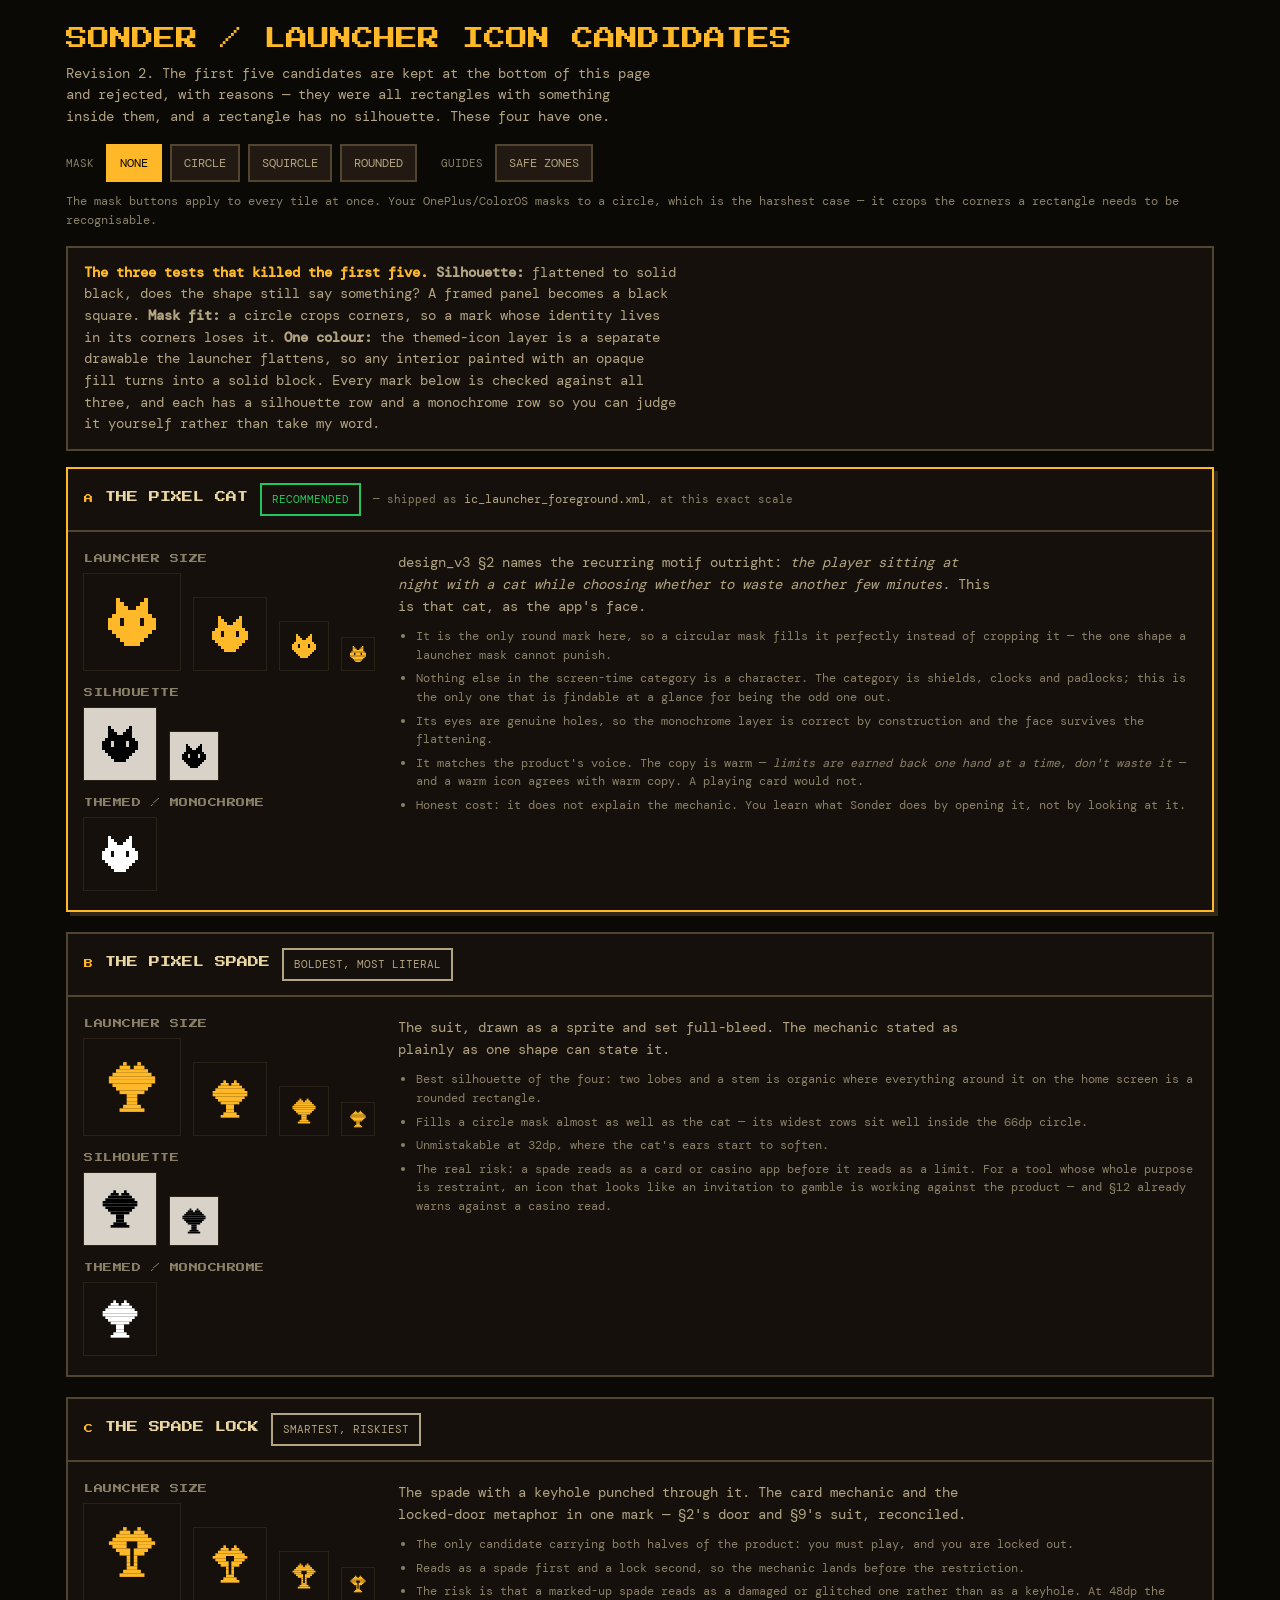
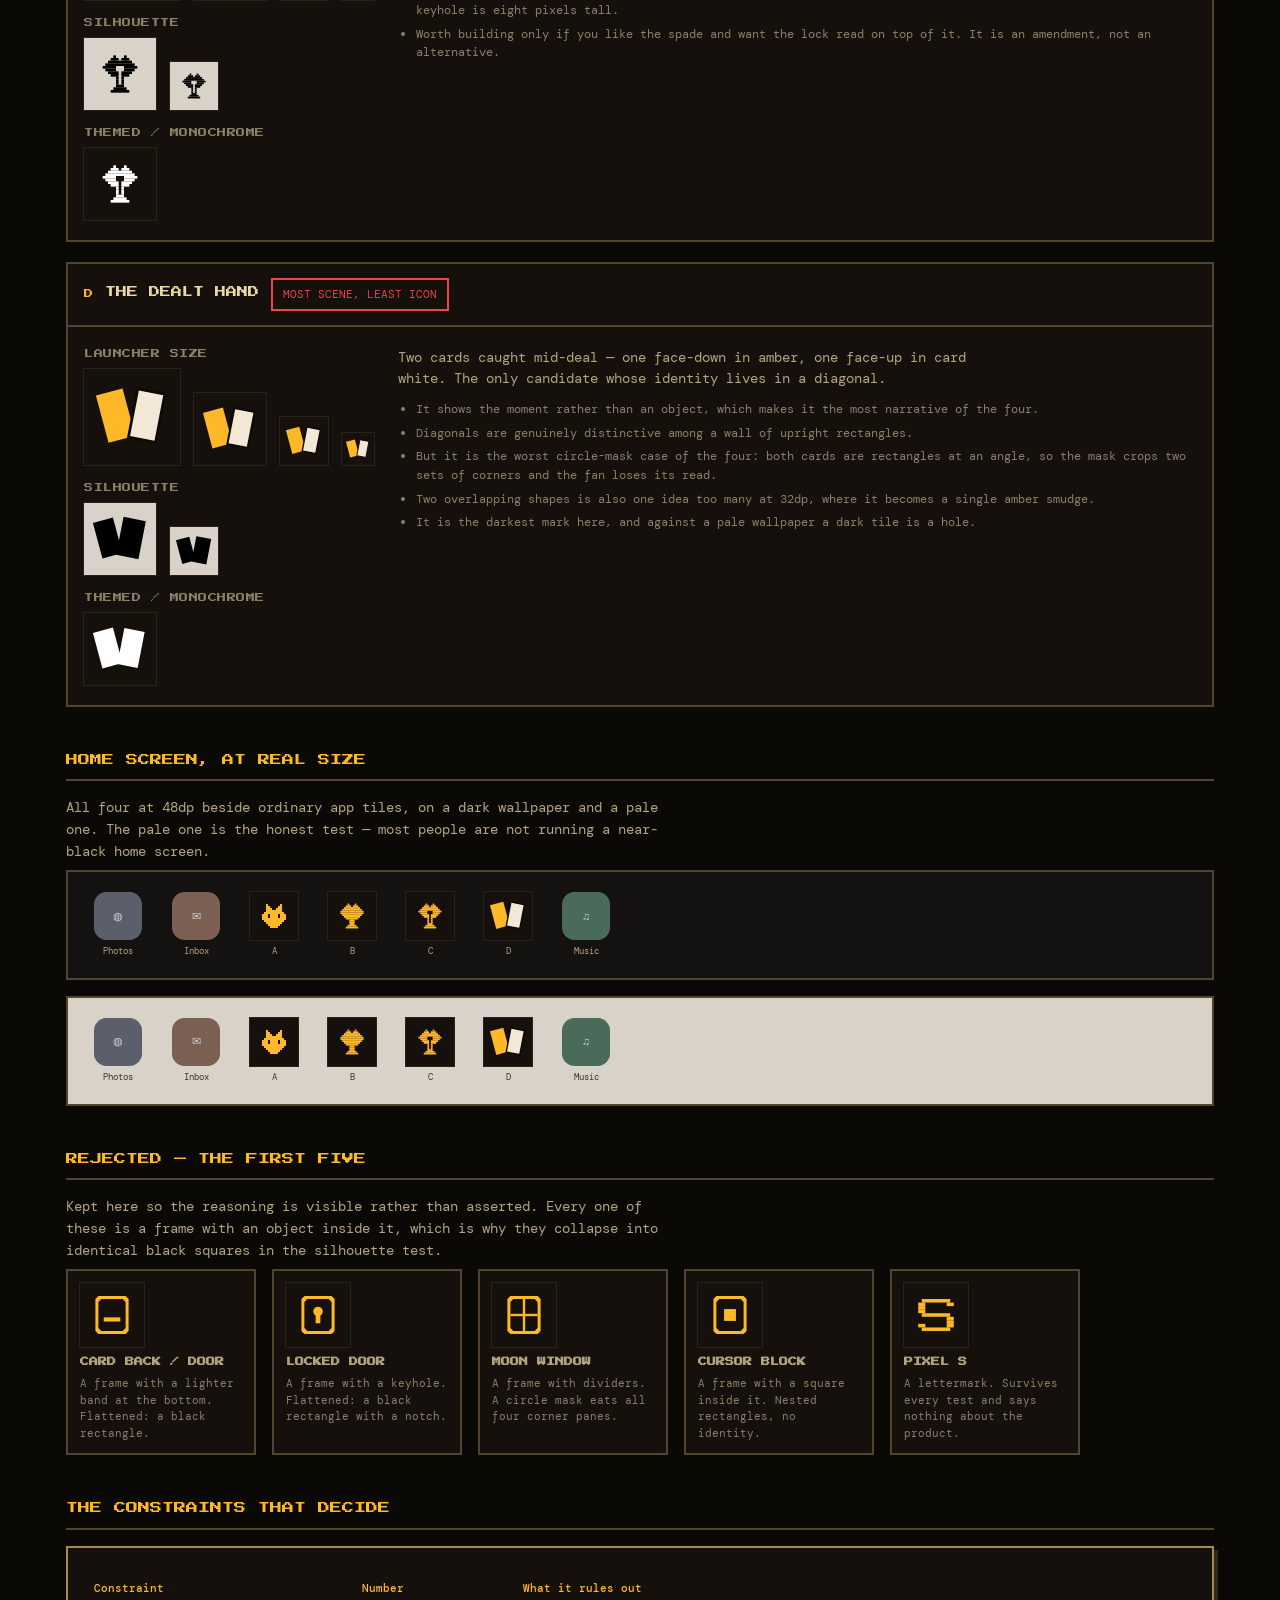
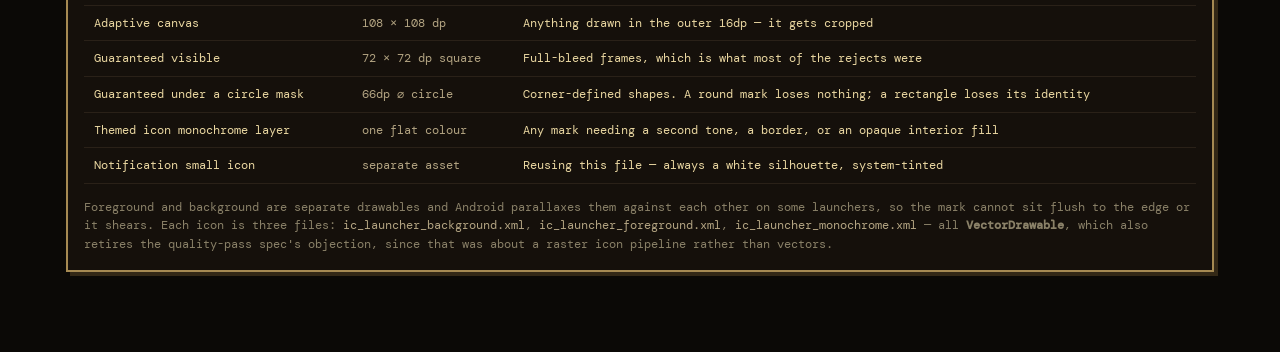
<file: docs/design/icon-candidates.html>
<!doctype html><html><head><meta charset="utf-8"><meta name="viewport" content="width=device-width,initial-scale=1">
<title>Sonder — Launcher Icon Candidates</title>
<style>
@font-face{font-family:"Press Start 2P";src:url("../../android-native/app/src/main/res/font/press_start_2p.ttf") format("truetype");font-display:block}
@font-face{font-family:"DM Mono";src:url("../../android-native/app/src/main/res/font/dm_mono_regular.ttf") format("truetype");font-display:block}
@font-face{font-family:"DM Mono";font-weight:500;src:url("../../android-native/app/src/main/res/font/dm_mono_medium.ttf") format("truetype");font-display:block}

:root{
  --bg:#0b0906; --s:#15100b; --p:#221a12; --b:#a68a52; --bd:#51452f;
  --a:#ffb827; --ad:#c88a16; --t:#ead7a1; --m:#8a8168; --g:#22c55e; --r:#ef4444;
  --soft:#b3a482; --wall:#d8d2c8;
}
*{box-sizing:border-box}
body{margin:0;background:var(--bg);color:var(--t);font-family:"DM Mono","Courier New",monospace;font-size:14px;line-height:1.55}
main{max-width:1180px;margin:auto;padding:24px 16px 80px}
h1,h2,h3{font-family:"Press Start 2P","Courier New",monospace;font-weight:normal}
h1{font-size:22px;color:var(--a);line-height:1.4;margin:0 0 8px}
h2{font-size:12px;color:var(--a);border-bottom:2px solid var(--bd);padding:0 0 10px;margin:44px 0 16px}
h3{font-size:11px;color:var(--t);margin:0 0 4px;line-height:1.5}
.lede{color:var(--soft);max-width:74ch;margin:0 0 8px}
.panel{background:var(--s);border:2px solid var(--b);padding:16px;box-shadow:4px 4px 0 #332816;min-width:0}
.note{background:var(--s);border-left:none;border:2px solid var(--bd);padding:14px 16px;margin:16px 0}
.muted{color:var(--m);font-size:12px}
.mono-sm{font-size:12px;color:var(--soft)}

.controls{display:flex;flex-wrap:wrap;gap:8px;align-items:center;margin:16px 0 0}
.ctl{background:var(--p);color:var(--soft);border:2px solid var(--bd);padding:8px 12px;font:inherit;font-size:12px;cursor:pointer}
.ctl[aria-pressed="true"]{background:var(--a);color:var(--bg);border-color:var(--a)}
.ctl:focus-visible{outline:2px solid var(--t);outline-offset:2px}
.ctl-label{font-size:11px;color:var(--m);margin-right:4px}

.tile{position:relative;width:108px;height:108px;background:#15100b;flex:none;outline:1px solid #2a2118}
.tile svg{display:block;width:100%;height:100%}
.maskwrap{position:absolute;inset:0;overflow:hidden}
[data-mask="circle"] .maskwrap{clip-path:circle(50% at 50% 50%)}
[data-mask="squircle"] .maskwrap{border-radius:30%}
[data-mask="rounded"] .maskwrap{border-radius:16%}

.sz96{width:96px;height:96px}
.sz72{width:72px;height:72px}
.sz48{width:48px;height:48px}
.sz32{width:32px;height:32px}

/* silhouette test: the mark flattened to one colour on a pale ground. If the shape
   does not survive this, it is decoration rather than an icon. */
.silhwrap{background:var(--wall);display:grid;place-items:center}
.silhwrap svg{filter:brightness(0);width:100%;height:100%}

.tile .safe{position:absolute;inset:0;pointer-events:none;display:none}
[data-safe="on"] .tile .safe{display:block}
.safe .sq{position:absolute;left:16.666%;top:16.666%;width:66.666%;height:66.666%;border:1px dashed rgba(234,215,161,.55)}
.safe .ci{position:absolute;left:50%;top:50%;width:61.111%;height:61.111%;transform:translate(-50%,-50%);
          border:1px dashed rgba(239,68,68,.8);border-radius:50%}

.row{display:flex;flex-wrap:wrap;gap:14px;align-items:flex-end}
.row-label{font-family:"Press Start 2P",monospace;font-size:9px;color:var(--m);letter-spacing:.5px;margin:0 0 8px;display:block}

.cand{border:2px solid var(--bd);background:var(--s);margin:0 0 20px}
.cand.pick{border-color:var(--a);box-shadow:4px 4px 0 #332816}
.cand-head{display:flex;flex-wrap:wrap;gap:12px;align-items:baseline;padding:14px 16px;border-bottom:2px solid var(--bd)}
.cand-head .idx{font-family:"Press Start 2P",monospace;font-size:9px;color:var(--a)}
.cand-body{display:grid;grid-template-columns:auto 1fr;gap:24px;padding:20px 16px}
@media(max-width:760px){.cand-body{grid-template-columns:1fr}}
.cand-notes{min-width:0}
.verdict{display:inline-block;border:2px solid currentColor;padding:6px 10px;font-size:11px;margin:0}
.v-pick{color:var(--g)}.v-fine{color:var(--soft)}.v-risk{color:var(--r)}
ul.tight{margin:10px 0 0;padding-left:18px}
ul.tight li{margin-bottom:5px}

.homescreen{display:flex;gap:18px;flex-wrap:wrap;padding:20px;border:2px solid var(--bd)}
.wall-light{background:var(--wall)}
.apptile{display:flex;flex-direction:column;align-items:center;gap:6px;width:60px}
.apptile span{font-size:9px;color:var(--soft);text-align:center;line-height:1.3;white-space:nowrap;overflow:hidden;text-overflow:ellipsis;max-width:60px}
.wall-light .apptile span{color:#3a352e}
.generic{width:48px;height:48px;background:#5a5f6b;border-radius:26%;display:grid;place-items:center;color:#cfd3da;font-size:11px}
.generic.alt{background:#7a5f52}
.generic.alt2{background:#4a6b5a}

table{border-collapse:collapse;width:100%;font-size:12px;margin:8px 0 0}
th,td{text-align:left;padding:8px 10px;border-bottom:1px solid #2a2118;vertical-align:top}
th{color:var(--a);font-weight:500;font-size:11px}
td.n{color:var(--soft);white-space:nowrap}

.rejects{display:flex;flex-wrap:wrap;gap:16px}
.reject{width:190px;border:2px solid var(--bd);padding:12px;background:var(--s)}
.reject .tile{width:64px;height:64px;margin-bottom:8px}
.reject b{font-family:"Press Start 2P",monospace;font-size:9px;color:var(--soft);display:block;margin-bottom:6px}
.reject p{margin:0;font-size:11px;color:var(--m);line-height:1.5}
</style></head><body data-safe="off" data-mask="none"><main>

<h1>SONDER / LAUNCHER ICON CANDIDATES</h1>
<p class="lede">Revision 2. The first five candidates are kept at the bottom of this page and rejected, with reasons —
they were all rectangles with something inside them, and a rectangle has no silhouette. These four have one.</p>

<div class="controls">
  <span class="ctl-label">MASK</span>
  <button class="ctl" data-m="none" aria-pressed="true">NONE</button>
  <button class="ctl" data-m="circle" aria-pressed="false">CIRCLE</button>
  <button class="ctl" data-m="squircle" aria-pressed="false">SQUIRCLE</button>
  <button class="ctl" data-m="rounded" aria-pressed="false">ROUNDED</button>
  <span class="ctl-label" style="margin-left:16px">GUIDES</span>
  <button class="ctl" data-safe-toggle aria-pressed="false">SAFE ZONES</button>
</div>
<p class="muted" style="margin:10px 0 0">The mask buttons apply to every tile at once. Your OnePlus/ColorOS masks to a
circle, which is the harshest case — it crops the corners a rectangle needs to be recognisable.</p>

<div class="note">
  <p class="lede" style="margin:0"><strong style="color:var(--a)">The three tests that killed the first five.</strong>
  <strong>Silhouette:</strong> flattened to solid black, does the shape still say something? A framed panel becomes a
  black square. <strong>Mask fit:</strong> a circle crops corners, so a mark whose identity lives in its corners loses
  it. <strong>One colour:</strong> the themed-icon layer is a separate drawable the launcher flattens, so any interior
  painted with an opaque fill turns into a solid block. Every mark below is checked against all three, and each has a
  silhouette row and a monochrome row so you can judge it yourself rather than take my word.</p>
</div>

<svg width="0" height="0" style="position:absolute" aria-hidden="true"><defs id="spritedefs"></defs></svg>

<section id="cands"></section>

<h2>HOME SCREEN, AT REAL SIZE</h2>
<p class="lede">All four at 48dp beside ordinary app tiles, on a dark wallpaper and a pale one. The pale one is the
honest test — most people are not running a near-black home screen.</p>
<div class="homescreen" style="background:#141210" id="hs-dark"></div>
<div class="homescreen wall-light" style="margin-top:16px" id="hs-light"></div>

<h2>REJECTED — THE FIRST FIVE</h2>
<p class="lede">Kept here so the reasoning is visible rather than asserted. Every one of these is a frame with an
object inside it, which is why they collapse into identical black squares in the silhouette test.</p>
<div class="rejects" id="rejects"></div>

<h2>THE CONSTRAINTS THAT DECIDE</h2>
<div class="panel">
<table>
<tr><th>Constraint</th><th>Number</th><th>What it rules out</th></tr>
<tr><td>Adaptive canvas</td><td class="n">108 &times; 108 dp</td><td>Anything drawn in the outer 16dp — it gets cropped</td></tr>
<tr><td>Guaranteed visible</td><td class="n">72 &times; 72 dp square</td><td>Full-bleed frames, which is what most of the rejects were</td></tr>
<tr><td>Guaranteed under a circle mask</td><td class="n">66dp &#8960; circle</td><td>Corner-defined shapes. A round mark loses nothing; a rectangle loses its identity</td></tr>
<tr><td>Themed icon monochrome layer</td><td class="n">one flat colour</td><td>Any mark needing a second tone, a border, or an opaque interior fill</td></tr>
<tr><td>Notification small icon</td><td class="n">separate asset</td><td>Reusing this file — always a white silhouette, system-tinted</td></tr>
</table>
<p class="muted" style="margin:14px 0 0">Foreground and background are separate drawables and Android parallaxes them
against each other on some launchers, so the mark cannot sit flush to the edge or it shears. Each icon is three files:
<span class="mono-sm">ic_launcher_background.xml</span>, <span class="mono-sm">ic_launcher_foreground.xml</span>,
<span class="mono-sm">ic_launcher_monochrome.xml</span> — all <strong>VectorDrawable</strong>, which also retires the
quality-pass spec's objection, since that was about a raster icon pipeline rather than vectors.</p>
</div>

<script>
/* ---- pixel sprites ----------------------------------------------------------
   Marks are authored as ASCII art rather than hand-written path data, so the
   drawing can be read and edited as a drawing. '#' is ink, anything else is a hole —
   and because holes are genuine transparency, the monochrome layer is correct by
   construction rather than by a second hand-maintained copy. */
const SPRITES = {
  // 13 x 14. Two lobes meeting in a notch, tapering to a stem with a flared base.
  spade: [
    "....#...#....",
    "...###.###...",
    "..#########..",
    ".###########.",
    "#############",
    "#############",
    ".###########.",
    "..#########..",
    "...#######...",
    ".....###.....",
    ".....###.....",
    ".....###.....",
    "....#####....",
    "...#######...",
  ],
  // 13 x 14. The same spade with a keyhole punched through its mass: circle over slot.
  spadelock: [
    "....#...#....",
    "...###.###...",
    "..#########..",
    ".###########.",
    "#####...#####",
    ".####...####.",
    "..####.####..",
    "...###.###...",
    ".....#.#.....",
    ".....#.#.....",
    ".....#.#.....",
    ".....###.....",
    "....#####....",
    "...#######...",
  ],
  // 10 x 9. Used only in the rejected strip, as the lettermark that proves the point.
  s: [
    ".########.",
    "##......##",
    "##........",
    "##........",
    ".########.",
    "........##",
    "........##",
    "##......##",
    ".########.",
  ],
  // 12 x 12. Triangular ears, round head, slit eyes as real holes.
  cat: [
    "..#......#..",
    "..##....##..",
    "..###..###..",
    "..########..",
    ".##########.",
    "###.####.###",
    "###.####.###",
    "############",
    ".##########.",
    "..########..",
    "...######...",
    "....####....",
  ],
};

/* Cell sizes match the shipped drawables: cat 4.5 is the largest that keeps the ear
   tips inside the 66dp guaranteed-visible circle, so this page cannot show a cat that
   fits where the real one does not. */
const SPRITE_CELL = { spade: 4, spadelock: 4, cat: 4.5, s: 6 };

function spriteBody(rows, cell) {
  const cols = Math.max(...rows.map(r => r.length));
  const w = cols * cell, h = rows.length * cell;
  const ox = (108 - w) / 2, oy = (108 - h) / 2;
  const out = [];
  rows.forEach((row, r) => {
    let c = 0;
    while (c < row.length) {
      if (row[c] === '#') {
        let run = 0;
        while (c + run < row.length && row[c + run] === '#') run++;
        out.push(`<rect x="${ox + c * cell}" y="${oy + r * cell}" width="${run * cell}" height="${cell}"/>`);
        c += run;
      } else c++;
    }
  });
  return out.join("");
}

/* ---- geometry marks ---------------------------------------------------------
   The fanned hand is polygons, not a sprite — the only candidate whose identity is
   in its diagonal. */
const GEOMETRY = {
  hand: {
    body: `<g transform="translate(54,56)">
      <rect x="-34" y="-31" width="31" height="55" fill="#ffb827" transform="rotate(-15 -18.5 -3.5)"/>
      <rect x="1" y="-31" width="31" height="55" fill="#f2e8d5" stroke="#0b0906" stroke-width="3"
            transform="rotate(11 16.5 -3.5)"/>
    </g>`,
    // The honest monochrome render: the two cards have no contrast left between them,
    // so the fan collapses into one white mass. That is the argument in the notes.
    mono: `<g transform="translate(54,56)" fill="#fff">
      <rect x="-34" y="-31" width="31" height="55" transform="rotate(-15 -18.5 -3.5)"/>
      <rect x="1" y="-31" width="31" height="55" transform="rotate(11 16.5 -3.5)"/>
    </g>`,
  },
};

const CANDIDATES = [
  { id:"cat", n:"A", name:"THE PIXEL CAT", pick:true,
    idea:"design_v3 §2 names the recurring motif outright: <em>the player sitting at night with a cat while choosing whether to waste another few minutes.</em> This is that cat, as the app's face.",
    verdict:["v-pick","RECOMMENDED"],
    why:[
      "It is the only round mark here, so a circular mask fills it perfectly instead of cropping it — the one shape a launcher mask cannot punish.",
      "Nothing else in the screen-time category is a character. The category is shields, clocks and padlocks; this is the only one that is findable at a glance for being the odd one out.",
      "Its eyes are genuine holes, so the monochrome layer is correct by construction and the face survives the flattening.",
      "It matches the product's voice. The copy is warm — <em>limits are earned back one hand at a time</em>, <em>don't waste it</em> — and a warm icon agrees with warm copy. A playing card would not.",
      "Honest cost: it does not explain the mechanic. You learn what Sonder does by opening it, not by looking at it.",
    ]},
  { id:"spade", n:"B", name:"THE PIXEL SPADE",
    idea:"The suit, drawn as a sprite and set full-bleed. The mechanic stated as plainly as one shape can state it.",
    verdict:["v-fine","BOLDEST, MOST LITERAL"],
    why:[
      "Best silhouette of the four: two lobes and a stem is organic where everything around it on the home screen is a rounded rectangle.",
      "Fills a circle mask almost as well as the cat — its widest rows sit well inside the 66dp circle.",
      "Unmistakable at 32dp, where the cat's ears start to soften.",
      "The real risk: a spade reads as a card or casino app before it reads as a limit. For a tool whose whole purpose is restraint, an icon that looks like an invitation to gamble is working against the product — and §12 already warns against a casino read.",
    ]},
  { id:"spadelock", n:"C", name:"THE SPADE LOCK",
    idea:"The spade with a keyhole punched through it. The card mechanic and the locked-door metaphor in one mark — §2's door and §9's suit, reconciled.",
    verdict:["v-fine","SMARTEST, RISKIEST"],
    why:[
      "The only candidate carrying both halves of the product: you must play, and you are locked out.",
      "Reads as a spade first and a lock second, so the mechanic lands before the restriction.",
      "The risk is that a marked-up spade reads as a damaged or glitched one rather than as a keyhole. At 48dp the keyhole is eight pixels tall.",
      "Worth building only if you like the spade and want the lock read on top of it. It is an amendment, not an alternative.",
    ]},
  { id:"hand", n:"D", name:"THE DEALT HAND",
    idea:"Two cards caught mid-deal — one face-down in amber, one face-up in card white. The only candidate whose identity lives in a diagonal.",
    verdict:["v-risk","MOST SCENE, LEAST ICON"],
    why:[
      "It shows the moment rather than an object, which makes it the most narrative of the four.",
      "Diagonals are genuinely distinctive among a wall of upright rectangles.",
      "But it is the worst circle-mask case of the four: both cards are rectangles at an angle, so the mask crops two sets of corners and the fan loses its read.",
      "Two overlapping shapes is also one idea too many at 32dp, where it becomes a single amber smudge.",
      "It is the darkest mark here, and against a pale wallpaper a dark tile is a hole.",
    ]},
];

/* ---- render ---- */
const defs = document.getElementById("spritedefs");
Object.entries(SPRITES).forEach(([name, rows]) => {
  const ink = spriteBody(rows, SPRITE_CELL[name]);
  // Two symbols per mark: the coloured foreground, and the flattened monochrome layer
  // the launcher would draw when themed icons are on. Holes are real holes in both,
  // which is the whole reason the art is generated from one source.
  defs.innerHTML += `<symbol id="px-${name}" viewBox="0 0 108 108"><g fill="#ffb827">${ink}</g></symbol>`
                 +  `<symbol id="px-${name}-mono" viewBox="0 0 108 108"><g fill="#fff">${ink}</g></symbol>`;
});
Object.entries(GEOMETRY).forEach(([name, g]) => {
  defs.innerHTML += `<symbol id="px-${name}" viewBox="0 0 108 108">${g.body}</symbol>`
                 +  `<symbol id="px-${name}-mono" viewBox="0 0 108 108">${g.mono || g.body}</symbol>`;
});

function tile(id, cls, opts) {
  opts = opts || {};
  const ref = opts.mono ? `px-${id}-mono` : `px-${id}`;
  return `<div class="tile ${cls||''} ${opts.mono ? "tile-mono" : ""}"><div class="maskwrap">
    <svg viewBox="0 0 108 108"><use href="#${ref}"/></svg></div>
    <div class="safe"><div class="sq"></div><div class="ci"></div></div></div>`;
}

const host = document.getElementById("cands");
host.innerHTML = CANDIDATES.map(c => `
<div class="cand ${c.pick ? "pick" : ""}">
  <div class="cand-head">
    <span class="idx">${c.n}</span><h3>${c.name}</h3>
    <span class="verdict ${c.verdict[0]}">${c.verdict[1]}</span>
    ${c.pick ? '<span class="muted" style="font-size:11px">— shipped as <span class="mono-sm">ic_launcher_foreground.xml</span>, at this exact scale</span>' : ''}
  </div>
  <div class="cand-body">
    <div>
      <span class="row-label">LAUNCHER SIZE</span>
      <div class="row">${tile(c.id,"sz96")}${tile(c.id,"sz72")}${tile(c.id,"sz48")}${tile(c.id,"sz32")}</div>
      <span class="row-label" style="margin-top:16px">SILHOUETTE</span>
      <div class="row">
        <div class="tile sz72 silhwrap"><svg viewBox="0 0 108 108"><use href="#px-${c.id}"/></svg></div>
        <div class="tile sz48 silhwrap"><svg viewBox="0 0 108 108"><use href="#px-${c.id}"/></svg></div>
      </div>
      <span class="row-label" style="margin-top:16px">THEMED / MONOCHROME</span>
      <div class="row">${tile(c.id,"sz72",{mono:true})}</div>
    </div>
    <div class="cand-notes">
      <p class="lede" style="margin-top:0">${c.idea}</p>
      <ul class="tight muted">${c.why.map(w=>`<li>${w}</li>`).join("")}</ul>
    </div>
  </div>
</div>`).join("");

function strip(el) {
  const g1 = `<div class="apptile"><div class="generic">◍</div><span>Photos</span></div>
              <div class="apptile"><div class="generic alt">✉</div><span>Inbox</span></div>`;
  const g2 = `<div class="apptile"><div class="generic alt2">♫</div><span>Music</span></div>`;
  el.innerHTML = g1 + CANDIDATES.map(c =>
    `<div class="apptile">${tile(c.id,"sz48")}<span>${c.n}</span></div>`).join("") + g2;
}
strip(document.getElementById("hs-dark"));
strip(document.getElementById("hs-light"));

/* Rejected set — the same frame-plus-object family, drawn simply enough to make the
   point that they all flatten to the same black rectangle. */
const FRAME = `<path fill="#ffb827" fill-rule="evenodd"
  d="M31,22 H77 L82,27 V81 L77,86 H31 L26,81 V27 Z
     M36,27 H72 L77,32 V76 L72,81 H36 L31,76 V32 Z"/>`;
const REJECTS = [
  ["CARD BACK / DOOR", "A frame with a lighter band at the bottom. Flattened: a black rectangle.",
    FRAME + `<rect x="40" y="58" width="28" height="7" fill="#ffb827"/>`],
  ["LOCKED DOOR", "A frame with a keyhole. Flattened: a black rectangle with a notch.",
    FRAME + `<circle cx="54" cy="48" r="8" fill="#ffb827"/><rect x="50" y="52" width="8" height="16" fill="#ffb827"/>`],
  ["MOON WINDOW", "A frame with dividers. A circle mask eats all four corner panes.",
    FRAME + `<rect x="52" y="27" width="4" height="54" fill="#ffb827"/><rect x="31" y="52" width="46" height="4" fill="#ffb827"/>`],
  ["CURSOR BLOCK", "A frame with a square inside it. Nested rectangles, no identity.",
    FRAME + `<rect x="44" y="44" width="20" height="20" fill="#ffb827"/>`],
  ["PIXEL S", "A lettermark. Survives every test and says nothing about the product.",
    `<use href="#px-s"/>`],
];
document.getElementById("rejects").innerHTML = REJECTS.map(([t, d, body]) =>
  `<div class="reject"><div class="tile"><div class="maskwrap">
     <svg viewBox="0 0 108 108">${body}</svg>
   </div></div><b>${t}</b><p>${d}</p></div>`).join("");

/* ---- controls ---- */
document.querySelectorAll("[data-m]").forEach(b => b.addEventListener("click", () => {
  document.body.dataset.mask = b.dataset.m;
  document.querySelectorAll("[data-m]").forEach(o => o.setAttribute("aria-pressed", String(o === b)));
}));
const safeBtn = document.querySelector("[data-safe-toggle]");
safeBtn.addEventListener("click", () => {
  const on = document.body.dataset.safe === "on";
  document.body.dataset.safe = on ? "off" : "on";
  safeBtn.setAttribute("aria-pressed", String(!on));
});
</script>

</main></body></html>
</file>
<file: docs-site/assets/style.css>
/* Sonder Docs — pixel v3 design system (docs/design/design_v3.md)
   Dark-first brand palette, hard frames, no border-radius, no gradients. */

:root {
  --bg: #0b0906;
  --surface: #15100b;
  --panel: #221a12;
  --border: #a68a52;
  --border-dark: #51452f;
  --primary: #ffb827;
  --primary-dark: #c88a16;
  --text: #ead7a1;
  --muted: #7f765f;
  --success: #22c55e;
  --danger: #ef4444;
  --info: #5a9ac8;
  --shadow: #332816;
  --card-face: #eadfc7;
  --card-ink: #18130e;
  --content-max: 760px;
  --sidebar-w: 250px;
  --nav-h: 58px;
  /* Light theme overrides */
  --bg-l: #f5efe0;
  --surface-l: #ede4cd;
  --panel-l: #e4d8ba;
  --border-l: #8a7340;
  --border-dark-l: #c9b789;
  --text-l: #2a2113;
  --muted-l: #6d6248;
  --shadow-l: #d3c39c;
}

[data-theme="light"] {
  --bg: var(--bg-l);
  --surface: var(--surface-l);
  --panel: var(--panel-l);
  --border: var(--border-l);
  --border-dark: var(--border-dark-l);
  --text: var(--text-l);
  --muted: var(--muted-l);
  --shadow: var(--shadow-l);
}

* { box-sizing: border-box; }

html { scroll-behavior: smooth; }
@media (prefers-reduced-motion: reduce) {
  html { scroll-behavior: auto; }
  *, *::before, *::after { animation: none !important; transition: none !important; }
}

body {
  margin: 0;
  background: var(--bg);
  color: var(--text);
  font-family: "DM Mono", ui-monospace, "Cascadia Mono", Consolas, monospace;
  font-size: 15px;
  line-height: 1.65;
}

/* ---------- top bar ---------- */

.topbar {
  position: sticky;
  top: 0;
  z-index: 40;
  display: flex;
  align-items: center;
  gap: 14px;
  height: var(--nav-h);
  padding: 0 16px;
  background: var(--surface);
  border-bottom: 2px solid var(--border);
}

.brand {
  display: flex;
  align-items: center;
  gap: 10px;
  text-decoration: none;
  color: var(--primary);
  font-family: "Press Start 2P", monospace;
  font-size: 13px;
  letter-spacing: 1px;
}

.brand .glyph {
  display: inline-grid;
  place-items: center;
  width: 28px;
  height: 28px;
  background: var(--primary);
  color: var(--bg);
  font-size: 14px;
}

.topbar .spacer { flex: 1; }

.searchbox {
  position: relative;
  width: min(340px, 42vw);
}

.searchbox input {
  width: 100%;
  padding: 9px 12px 9px 32px;
  background: var(--bg);
  border: 2px solid var(--border-dark);
  color: var(--text);
  font: inherit;
  font-size: 13px;
}

.searchbox input:focus-visible {
  outline: none;
  border-color: var(--primary);
  box-shadow: 3px 3px 0 var(--primary-dark);
}

.searchbox .mag {
  position: absolute;
  left: 10px;
  top: 50%;
  transform: translateY(-50%);
  color: var(--muted);
  font-size: 13px;
  pointer-events: none;
}

.theme-toggle {
  min-width: 44px;
  min-height: 40px;
  background: var(--panel);
  border: 2px solid var(--border);
  color: var(--text);
  font: inherit;
  font-size: 14px;
  cursor: pointer;
}

.theme-toggle:active { transform: translate(2px, 2px); }

/* ---------- search results ---------- */

.search-results {
  position: absolute;
  top: calc(100% + 6px);
  left: 0;
  right: 0;
  max-height: 420px;
  overflow: auto;
  background: var(--surface);
  border: 2px solid var(--border);
  box-shadow: 5px 5px 0 var(--shadow);
  display: none;
}

.search-results.open { display: block; }

.search-results .hit {
  display: block;
  padding: 10px 12px;
  text-decoration: none;
  border-bottom: 2px solid var(--border-dark);
}

.search-results .hit:last-child { border-bottom: none; }

.search-results .hit:hover,
.search-results .hit:focus-visible {
  background: var(--panel);
  outline: none;
}

.search-results .hit .t { color: var(--primary); font-size: 13px; }
.search-results .hit .s { color: var(--muted); font-size: 12px; margin-top: 2px; }
.search-results .empty { padding: 14px; color: var(--muted); }

/* ---------- layout ---------- */

.layout {
  display: flex;
  max-width: 1200px;
  margin: 0 auto;
  min-height: calc(100vh - var(--nav-h));
}

.sidebar {
  width: var(--sidebar-w);
  flex: none;
  padding: 24px 12px 48px 16px;
  border-right: 2px solid var(--border-dark);
}

.sidebar .group { margin-bottom: 22px; }

.sidebar .group-title {
  font-family: "Press Start 2P", monospace;
  font-size: 9px;
  color: var(--muted);
  letter-spacing: 1px;
  margin: 0 0 8px;
  padding-left: 8px;
}

.sidebar a {
  display: block;
  padding: 7px 10px;
  color: var(--text);
  text-decoration: none;
  font-size: 13px;
  border-left: 3px solid transparent;
}

.sidebar a:hover { color: var(--primary); }

.sidebar a.active {
  color: var(--primary);
  background: var(--panel);
  border-left-color: var(--primary);
}

.content {
  flex: 1;
  min-width: 0;
  max-width: var(--content-max);
  padding: 36px 28px 80px;
}

/* ---------- typography ---------- */

.content h1 {
  font-family: "Press Start 2P", monospace;
  font-size: 21px;
  line-height: 1.5;
  color: var(--primary);
  margin: 0 0 6px;
}

.content .lede { color: var(--muted); margin: 0 0 28px; }

.content h2 {
  font-family: "Press Start 2P", monospace;
  font-size: 13px;
  line-height: 1.6;
  color: var(--text);
  border-bottom: 2px solid var(--border-dark);
  padding-bottom: 8px;
  margin: 40px 0 14px;
  scroll-margin-top: calc(var(--nav-h) + 16px);
}

.content h2 .anchor,
.content h3 .anchor {
  float: right;
  color: var(--border-dark);
  text-decoration: none;
  font-size: 12px;
}
.content h2 .anchor:hover { color: var(--primary); }

.content h3 {
  font-size: 15px;
  color: var(--primary);
  margin: 26px 0 8px;
  scroll-margin-top: calc(var(--nav-h) + 16px);
}

.content p { margin: 0 0 14px; }

.content a { color: var(--primary); text-decoration: underline; text-underline-offset: 3px; }
.content a:hover { color: var(--text); }

.content ul, .content ol { margin: 0 0 14px; padding-left: 22px; }
.content li { margin-bottom: 6px; }

.content strong { color: var(--text); }

/* ---------- pixel components ---------- */

.panel {
  background: var(--surface);
  border: 2px solid var(--border);
  box-shadow: 4px 4px 0 var(--shadow);
  padding: 16px 18px;
  margin: 0 0 18px;
}

.panel.amber { border-color: var(--primary); }
.panel.green { border-color: var(--success); }
.panel.red   { border-color: var(--danger); }
.panel.blue  { border-color: var(--info); }

.panel .panel-title {
  font-family: "Press Start 2P", monospace;
  font-size: 10px;
  margin: 0 0 10px;
}

pre {
  position: relative;
  background: var(--bg);
  border: 2px solid var(--border-dark);
  padding: 14px 16px;
  overflow-x: auto;
  font-size: 13px;
  line-height: 1.55;
  margin: 0 0 18px;
}

pre code { font-family: inherit; color: var(--text); }

code {
  font-family: inherit;
  font-size: 0.92em;
  background: var(--panel);
  border: 1px solid var(--border-dark);
  padding: 1px 5px;
  color: var(--primary);
}

pre code { background: none; border: none; padding: 0; }

.copy-btn {
  position: absolute;
  top: 6px;
  right: 6px;
  min-height: 28px;
  padding: 2px 8px;
  background: var(--panel);
  border: 2px solid var(--border-dark);
  color: var(--muted);
  font: inherit;
  font-size: 10px;
  cursor: pointer;
}

.copy-btn:hover { color: var(--primary); border-color: var(--primary); }
.copy-btn.done  { color: var(--bg); background: var(--success); border-color: var(--success); }

table {
  width: 100%;
  border-collapse: collapse;
  margin: 0 0 18px;
  font-size: 13px;
}

th, td {
  border: 2px solid var(--border-dark);
  padding: 8px 10px;
  text-align: left;
  vertical-align: top;
}

th {
  background: var(--panel);
  font-family: "Press Start 2P", monospace;
  font-size: 9px;
  color: var(--primary);
  letter-spacing: 1px;
}

tbody tr:nth-child(even) { background: var(--surface); }

.badge {
  display: inline-block;
  padding: 3px 8px;
  border: 2px solid currentColor;
  font-family: "Press Start 2P", monospace;
  font-size: 9px;
  letter-spacing: 1px;
}

.badge.granted  { color: var(--success); }
.badge.locked   { color: var(--danger); }
.badge.playing  { color: var(--info); }
.badge.cooldown { color: var(--primary); }

.flow {
  background: var(--bg);
  border: 2px solid var(--border-dark);
  padding: 14px 16px;
  overflow-x: auto;
  font-size: 12.5px;
  line-height: 1.5;
  white-space: pre;
  margin: 0 0 18px;
  color: var(--muted);
}

.flow b { color: var(--primary); font-weight: normal; }

.cards-demo { display: flex; gap: 8px; flex-wrap: wrap; margin: 0 0 18px; }

.playing-card {
  width: 54px;
  height: 76px;
  background: var(--card-face);
  border: 3px solid var(--card-ink);
  display: grid;
  place-items: center;
  color: var(--card-ink);
  font-family: "Press Start 2P", monospace;
  font-size: 15px;
}

.playing-card.back { background: var(--primary); color: var(--bg); font-size: 11px; }

/* ---------- landing ---------- */

.hero { padding: 40px 0 8px; }

.hero h1 { font-size: 26px; }

.hero .tagline {
  color: var(--muted);
  font-size: 16px;
  margin: 10px 0 24px;
}

.grid2 { display: grid; grid-template-columns: 1fr 1fr; gap: 18px; }

.rules-row { display: flex; flex-wrap: wrap; gap: 10px; margin: 0 0 22px; }

.footer {
  border-top: 2px solid var(--border-dark);
  margin-top: 40px;
  padding: 18px 0 8px;
  color: var(--muted);
  font-size: 12px;
  display: flex;
  gap: 18px;
  flex-wrap: wrap;
}

.footer a { color: var(--muted); }
.footer a:hover { color: var(--primary); }

/* ---------- responsive ---------- */

.sidebar-toggle {
  display: none;
  min-width: 44px;
  min-height: 40px;
  background: var(--panel);
  border: 2px solid var(--border);
  color: var(--text);
  font: inherit;
  font-size: 15px;
  cursor: pointer;
}

@media (max-width: 960px) {
  .sidebar-toggle { display: block; }

  .layout { display: block; position: relative; }

  .sidebar {
    display: none;
    position: absolute;
    z-index: 30;
    top: 0;
    left: 0;
    bottom: 0;
    width: min(300px, 84vw);
    background: var(--surface);
    border-right: 2px solid var(--border);
    padding-top: 16px;
  }

  .sidebar.open { display: block; box-shadow: 6px 6px 0 var(--shadow); }

  .content { padding: 24px 18px 60px; max-width: none; }

  .grid2 { grid-template-columns: 1fr; }

  .searchbox { width: min(280px, 46vw); }
}

@media (max-width: 560px) {
  .searchbox { flex: 1; width: auto; }
  .brand span.word { display: none; }
  .content h1 { font-size: 17px; }
  .hero h1 { font-size: 19px; }
}

/* ---------- a11y ---------- */

:focus-visible {
  outline: 3px solid var(--primary);
  outline-offset: 2px;
}

.skip-link {
  position: absolute;
  left: -9999px;
  top: 0;
  background: var(--primary);
  color: var(--bg);
  padding: 8px 14px;
  z-index: 100;
  font-size: 13px;
}

.skip-link:focus { left: 8px; top: 8px; }

::selection { background: var(--primary); color: var(--bg); }
</file>
